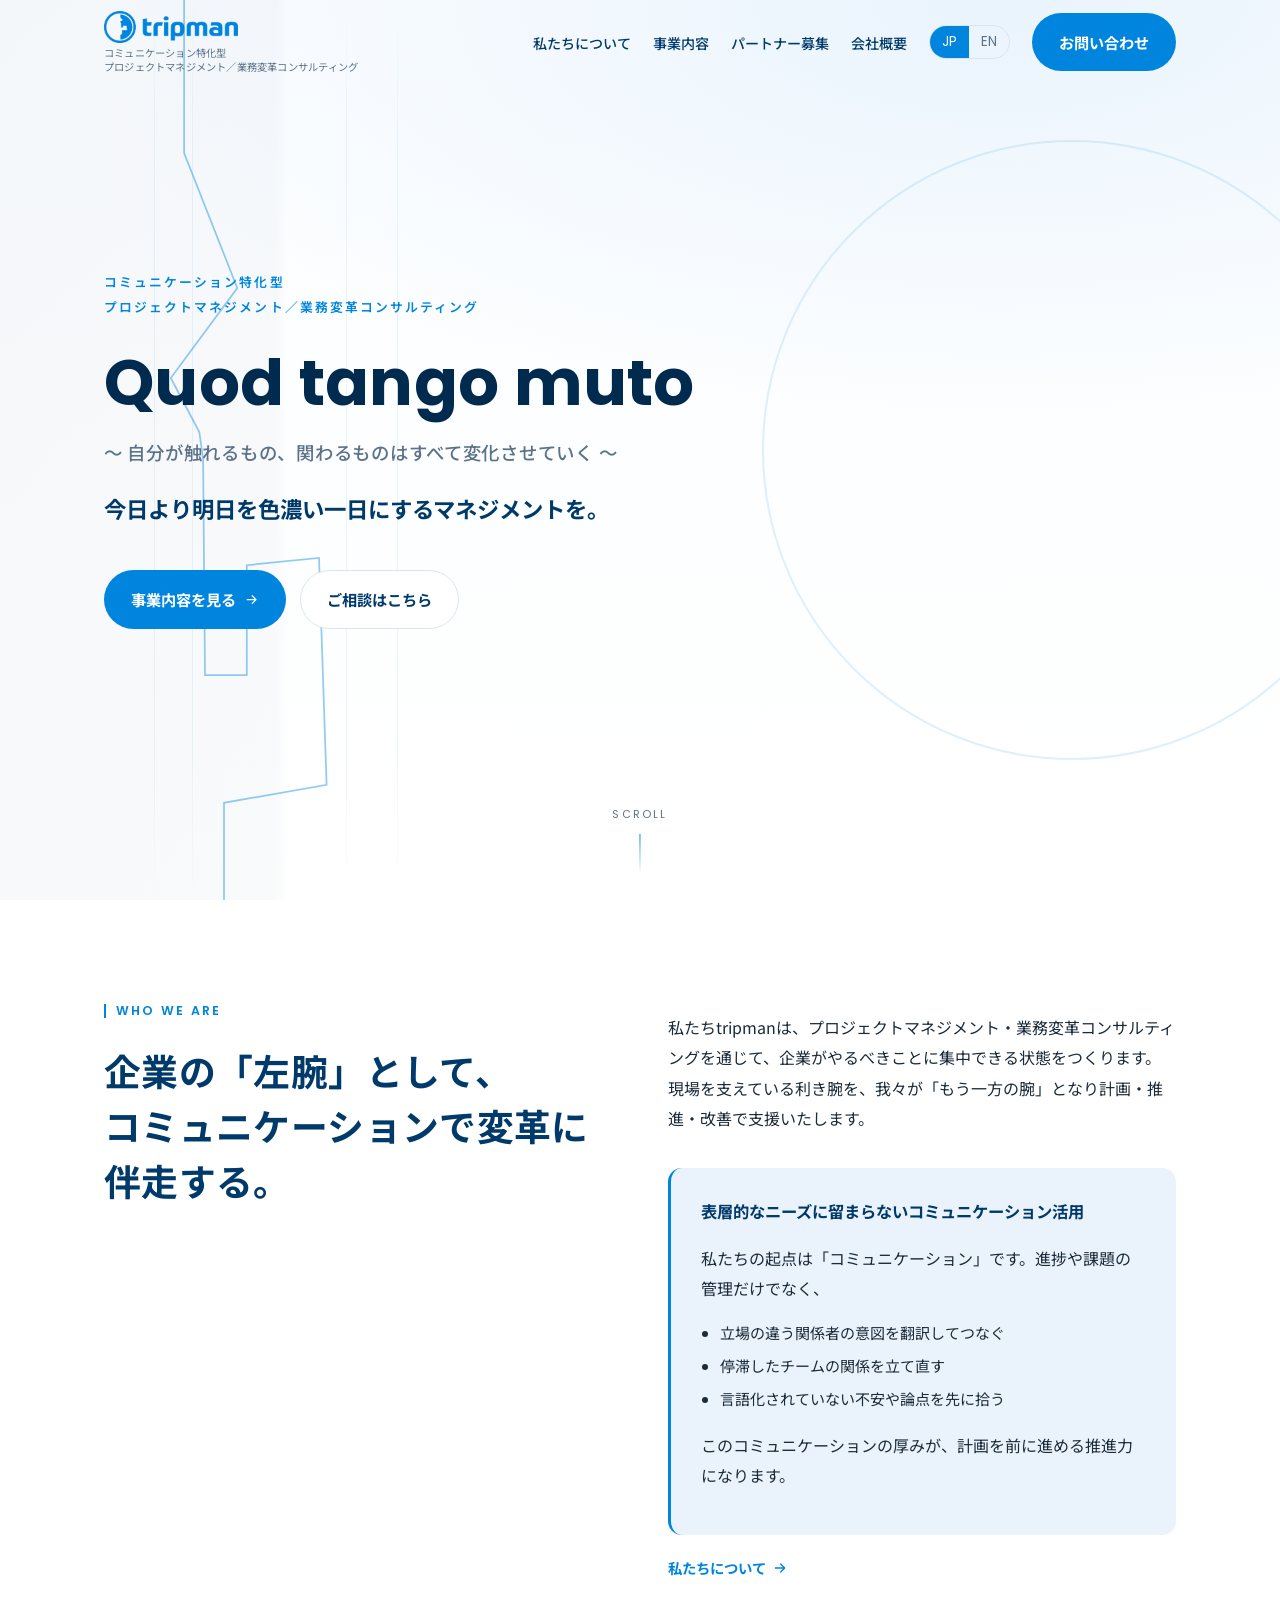
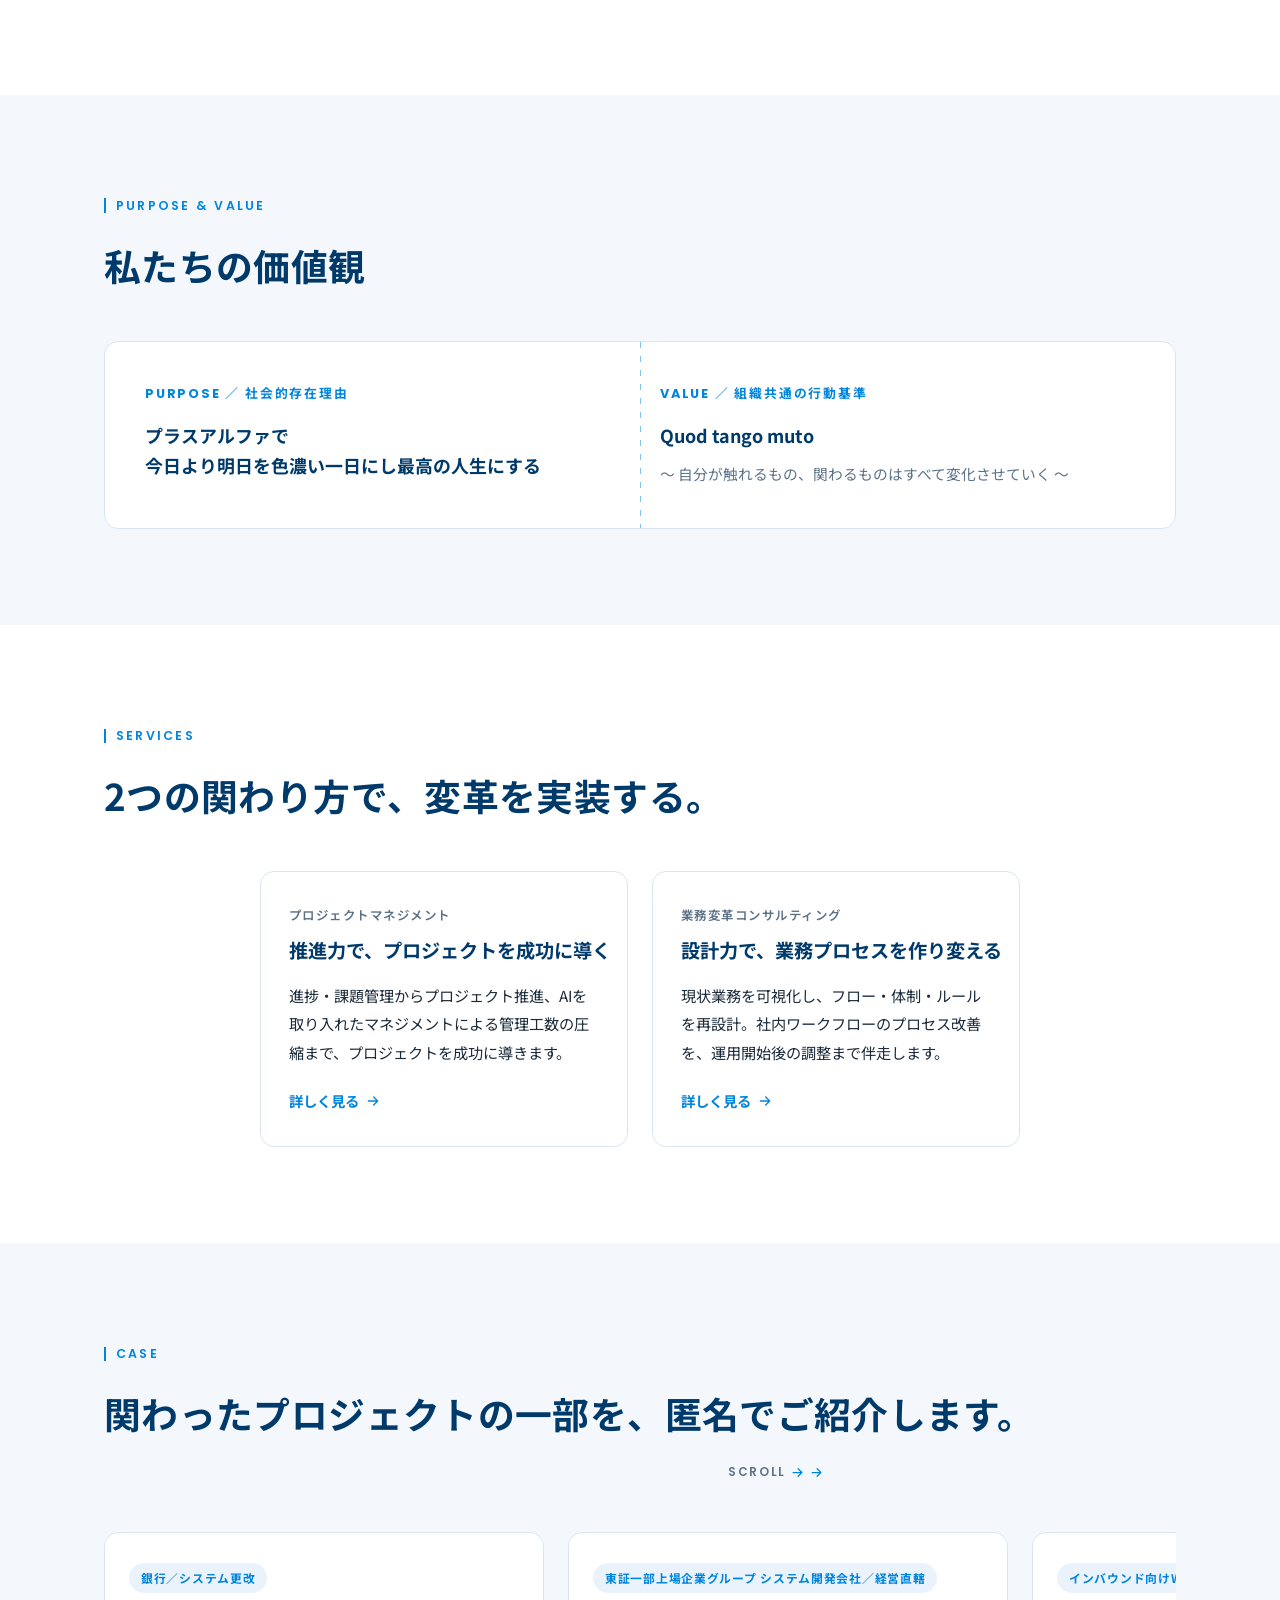
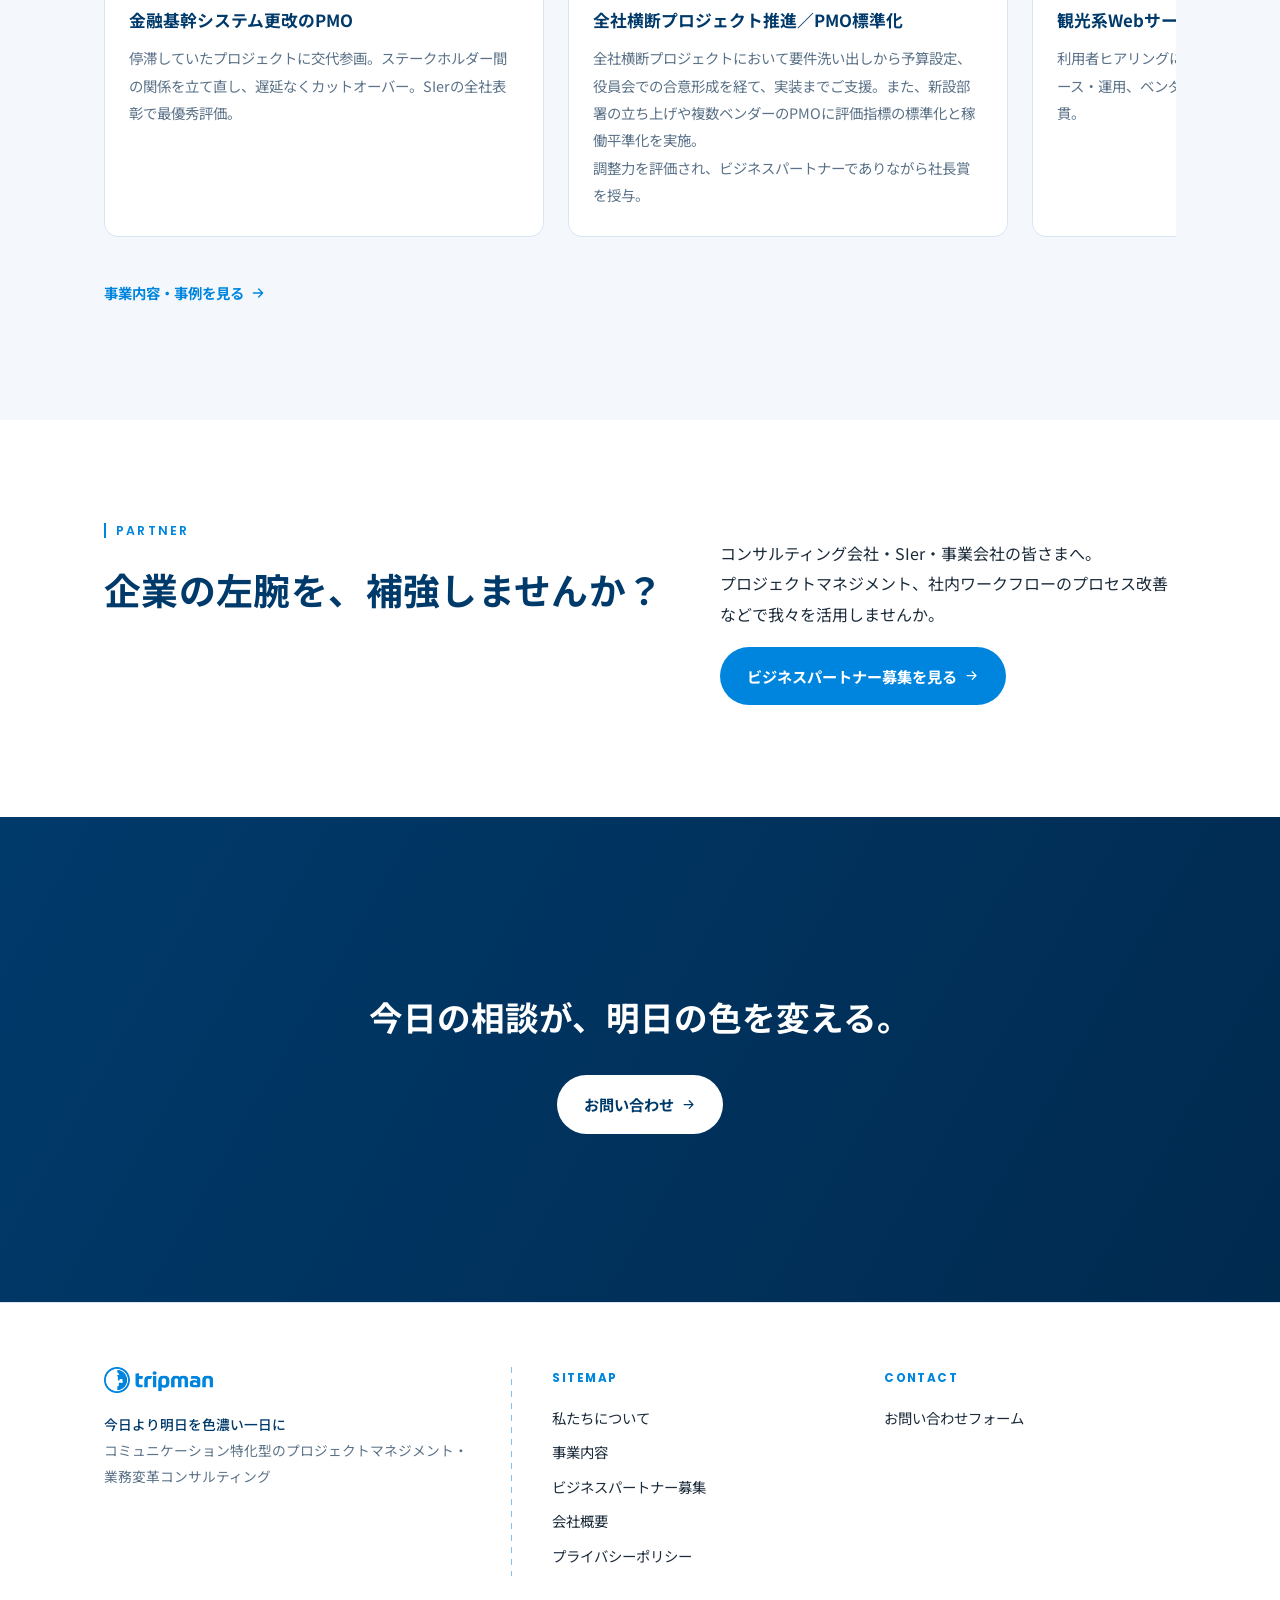
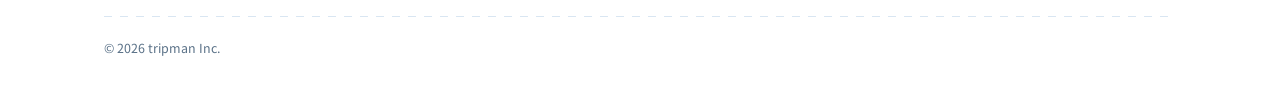
<file: index.html>
<!doctype html>
<html lang="ja">
<head>
<meta charset="utf-8">
<meta name="viewport" content="width=device-width, initial-scale=1">
<link rel="icon" href="favicon.ico" sizes="any">
<link rel="icon" type="image/png" href="assets/img/favicon-32.png">
<link rel="apple-touch-icon" href="assets/img/favicon-180.png">
<title>株式会社tripman｜コミュニケーション特化型のプロジェクトマネジメント・業務変革コンサルティング</title>
<meta name="description" content="コミュニケーション特化型のプロジェクトマネジメント・業務変革コンサルティングで企業の変革に伴走するIT企業。業務にとどまらないコミュニケーション活用で、マスタースケジュール管理からAIを取り入れたマネジメント、ワークフロー改善までを「企業の左腕」として支援します。">
<meta property="og:type" content="website">
<meta property="og:title" content="株式会社tripman｜コミュニケーション特化型のプロジェクトマネジメント・業務変革コンサルティング">
<meta property="og:description" content="業務にとどまらないコミュニケーション活用で、企業の左腕として変革に伴走するIT企業。">
<meta property="og:url" content="https://tripman.co.jp/">
<meta property="og:image" content="https://tripman.co.jp/assets/img/ogp.png">
<link rel="preconnect" href="https://fonts.googleapis.com">
<link rel="preconnect" href="https://fonts.gstatic.com" crossorigin>
<link href="https://fonts.googleapis.com/css2?family=Noto+Sans+JP:wght@400;500;700&family=Poppins:wght@500;600;700&display=swap" rel="stylesheet">
<link rel="stylesheet" href="assets/css/style.css?v=20260928b">
<!-- Google Analytics 4 — 測定ID取得後、この行の下のコメントを外し G-XXXXXXXXXX を実際のIDに差し替えてください
<script async src="https://www.googletagmanager.com/gtag/js?id=G-XXXXXXXXXX"></script>
<script>
  window.dataLayer = window.dataLayer || [];
  function gtag(){dataLayer.push(arguments);}
  gtag('js', new Date());
  gtag('config', 'G-XXXXXXXXXX');
</script>
-->
</head>
<body>

<!-- ============ Header ============ -->
<header class="site-header" id="siteHeader">
  <div class="wrap">
    <a class="brand" href="index.html" aria-label="株式会社tripman トップへ">
      <img class="brand__logo" src="assets/img/logo-horiz.png" alt="tripman">
      <span class="brand__tag" data-i18n="common.commTagline">コミュニケーション特化型<br>プロジェクトマネジメント／業務変革コンサルティング</span>
    </a>

    <div class="lang lang--header" role="group" aria-label="言語切り替え / Language">
      <button type="button" data-lang="ja" aria-pressed="true">JP</button>
      <button type="button" data-lang="en" aria-pressed="false">EN</button>
    </div>

    <button class="hamburger" id="hamburger" aria-label="メニューを開閉" aria-expanded="false" aria-controls="primaryNav">
      <span></span>
    </button>

    <nav class="nav" id="primaryNav" aria-label="メインナビゲーション">
      <span class="nav__tagline" data-i18n="common.commTagline">コミュニケーション特化型<br>プロジェクトマネジメント／業務変革コンサルティング</span>
      <ul class="nav__links">
        <li><a href="about.html" data-i18n="nav.about">私たちについて</a></li>
        <li><a href="services.html" data-i18n="nav.services">事業内容</a></li>
        <li><a href="partner.html" data-i18n="nav.partnerShort">パートナー募集</a></li>
        <li><a href="company.html" data-i18n="nav.company">会社概要</a></li>
      </ul>
      <div class="lang" role="group" aria-label="言語切り替え / Language">
        <button type="button" data-lang="ja" aria-pressed="true">JP</button>
        <button type="button" data-lang="en" aria-pressed="false">EN</button>
      </div>
      <a class="btn btn--primary nav__cta" href="contact.html" data-i18n="nav.contact">お問い合わせ</a>
    </nav>
  </div>
</header>
<div class="nav-scrim" id="navScrim" hidden></div>

<main>

  <!-- ============ Hero ============ -->
  <section class="hero" id="hero">
    <div class="hero__split" aria-hidden="true"></div>
    <div class="dateline" id="dateline" aria-hidden="true">
      <!-- 主線：日付変更線をモチーフにしたジグザグ（指定形状） -->
      <svg class="dateline__idl" viewBox="0 0 100 1000" preserveAspectRatio="none" xmlns="http://www.w3.org/2000/svg">
        <path d="M9 0 L9 170 L37 320 L2 420 L17 480 L19 510 L20 750 L42 750 L42 628 L80 620 L84 872 L30 892 L30 1000"/>
      </svg>
      <span style="left:15%"></span>
      <span style="left:27%"></span>
      <span style="left:12%"></span>
      <span style="left:31%"></span>
    </div>
    <div class="hero__mark" aria-hidden="true"></div>

    <div class="wrap">
      <div class="hero__inner">
        <p class="hero__eyebrow" data-i18n="hero.eyebrow">コミュニケーション特化型<br>プロジェクトマネジメント／業務変革コンサルティング</p>
        <h1 class="hero__title">
          Quod tango muto
          <em data-i18n="hero.titleSub">〜 自分が触れるもの、関わるものはすべて変化させていく 〜</em>
        </h1>
        <p class="hero__sub" data-i18n="hero.sub">今日より明日を色濃い一日にするマネジメントを。</p>
        <div class="hero__actions">
          <a class="btn btn--primary" href="services.html" data-i18n="hero.ctaPrimary">事業内容を見る
            <svg viewBox="0 0 24 24" fill="none" aria-hidden="true"><path d="M5 12h14M13 6l6 6-6 6" stroke="currentColor" stroke-width="2" stroke-linecap="round" stroke-linejoin="round"/></svg>
          </a>
          <a class="btn btn--ghost" href="contact.html" data-i18n="hero.ctaSecondary">ご相談はこちら</a>
        </div>
      </div>
    </div>

    <div class="hero__scroll" aria-hidden="true"><span>Scroll</span></div>
  </section>

  <!-- ============ Who we are / Communication ============ -->
  <section class="section" id="about-intro">
    <div class="wrap split">
      <div>
        <p class="eyebrow">Who we are</p>
        <h2 class="h2" data-i18n="intro.title">企業の「左腕」として、<br>コミュニケーションで変革に伴走する。</h2>
      </div>
      <div class="stack">
        <p data-i18n="intro.body1">私たちtripmanは、プロジェクトマネジメント・業務変革コンサルティングを通じて、企業がやるべきことに集中できる状態をつくります。現場を支えている利き腕を、我々が「もう一方の腕」となり計画・推進・改善で支援いたします。</p>
        <div class="comm">
          <h3 data-i18n="intro.commHead">表層的なニーズに留まらないコミュニケーション活用</h3>
          <p data-i18n="intro.commLead">私たちの起点は「コミュニケーション」です。進捗や課題の管理だけでなく、</p>
          <ul>
            <li data-i18n="intro.commItem1">立場の違う関係者の意図を翻訳してつなぐ</li>
            <li data-i18n="intro.commItem2">停滞したチームの関係を立て直す</li>
            <li data-i18n="intro.commItem3">言語化されていない不安や論点を先に拾う</li>
          </ul>
          <p data-i18n="intro.commClose">このコミュニケーションの厚みが、計画を前に進める推進力になります。</p>
        </div>
        <p><a class="card__link" href="about.html" data-i18n="intro.link">私たちについて
          <svg viewBox="0 0 24 24" width="16" height="16" fill="none" aria-hidden="true"><path d="M5 12h14M13 6l6 6-6 6" stroke="currentColor" stroke-width="2" stroke-linecap="round" stroke-linejoin="round"/></svg>
        </a></p>
      </div>
    </div>
  </section>

  <!-- ============ Purpose & Value ============ -->
  <section class="section section--alt" id="purpose">
    <div class="wrap">
      <div class="block-head">
        <p class="eyebrow">Purpose &amp; Value</p>
        <h2 class="h2" data-i18n="pv.title">私たちの価値観</h2>
      </div>
      <div class="pv">
        <div>
          <h3>Purpose ／ 社会的存在理由</h3>
          <p class="pv__main" data-i18n="pv.purpose">プラスアルファで<br>今日より明日を色濃い一日にし最高の人生にする</p>
        </div>
        <div>
          <h3>Value ／ 組織共通の行動基準</h3>
          <p class="pv__main">Quod tango muto</p>
          <p class="pv__note" data-i18n="pv.valueNote">〜 自分が触れるもの、関わるものはすべて変化させていく 〜</p>
        </div>
      </div>
    </div>
  </section>

  <!-- ============ Services ============ -->
  <section class="section" id="services">
    <div class="wrap">
      <div class="block-head">
        <p class="eyebrow">Services</p>
        <h2 class="h2" data-i18n="svc.title">2つの関わり方で、変革を実装する。</h2>
      </div>
      <div class="cards cards--pair">
        <article class="card reveal">
          <h3 class="card__ttl"><small data-i18n="svc.s1.tag">プロジェクトマネジメント</small><span data-i18n="svc.s1.ttl">推進力で、プロジェクトを成功に導く</span></h3>
          <p data-i18n="svc.s1.body">進捗・課題管理からプロジェクト推進、AIを取り入れたマネジメントによる管理工数の圧縮まで、プロジェクトを成功に導きます。</p>
          <a class="card__link" href="services.html#pm" data-i18n="svc.more">詳しく見る
            <svg viewBox="0 0 24 24" width="16" height="16" fill="none" aria-hidden="true"><path d="M5 12h14M13 6l6 6-6 6" stroke="currentColor" stroke-width="2" stroke-linecap="round" stroke-linejoin="round"/></svg>
          </a>
        </article>
        <article class="card reveal">
          <h3 class="card__ttl"><small data-i18n="svc.s2.tag">業務変革コンサルティング</small><span data-i18n="svc.s2.ttl">設計力で、業務プロセスを作り変える</span></h3>
          <p data-i18n="svc.s2.body">現状業務を可視化し、フロー・体制・ルールを再設計。社内ワークフローのプロセス改善を、運用開始後の調整まで伴走します。</p>
          <a class="card__link" href="services.html#bpr" data-i18n="svc.more">詳しく見る
            <svg viewBox="0 0 24 24" width="16" height="16" fill="none" aria-hidden="true"><path d="M5 12h14M13 6l6 6-6 6" stroke="currentColor" stroke-width="2" stroke-linecap="round" stroke-linejoin="round"/></svg>
          </a>
        </article>
      </div>
    </div>
  </section>

  <!-- ============ Cases ============ -->
  <section class="section section--alt" id="cases">
    <div class="wrap">
      <div class="block-head">
        <p class="eyebrow">Case</p>
        <h2 class="h2 nowrap-lead" data-i18n="case.title">関わったプロジェクトの一部を、匿名でご紹介します。</h2>
        <p class="scroll-hint" aria-hidden="true">Scroll
          <svg viewBox="0 0 24 24" fill="none"><path d="M5 12h14M13 6l6 6-6 6" stroke="currentColor" stroke-width="2" stroke-linecap="round" stroke-linejoin="round"/></svg>
          <svg viewBox="0 0 24 24" fill="none"><path d="M5 12h14M13 6l6 6-6 6" stroke="currentColor" stroke-width="2" stroke-linecap="round" stroke-linejoin="round"/></svg>
        </p>
      </div>
      <div class="cases">
        <article class="case reveal">
          <span class="case__tag" data-i18n="case.c1.tag">銀行／システム更改</span>
          <h3 data-i18n="case.c1.ttl">金融基幹システム更改のPMO</h3>
          <p data-i18n="case.c1.body">停滞していたプロジェクトに交代参画。ステークホルダー間の関係を立て直し、遅延なくカットオーバー。SIerの全社表彰で最優秀評価。</p>
        </article>
        <article class="case reveal">
          <span class="case__tag" data-i18n="case.c2.tag">東証一部上場企業グループ システム開発会社／経営直轄</span>
          <h3 data-i18n="case.c2.ttl">全社横断プロジェクト推進／PMO標準化</h3>
          <p data-i18n="case.c2.body">全社横断プロジェクトにおいて要件洗い出しから予算設定、役員会での合意形成を経て、実装までご支援。また、新設部署の立ち上げや複数ベンダーのPMOに評価指標の標準化と稼働平準化を実施。<br>調整力を評価され、ビジネスパートナーでありながら社長賞を授与。</p>
        </article>
        <article class="case reveal">
          <span class="case__tag" data-i18n="case.c3.tag">インバウンド向けWebアプリ</span>
          <h3 data-i18n="case.c3.ttl">観光系Webサービスの企画〜運用</h3>
          <p data-i18n="case.c3.body">利用者ヒアリングによる課題の言語化から、要件定義・リリース・運用、ベンダーコントロール、補助金申請まで一気通貫。</p>
        </article>
      </div>
      <p style="margin-top:32px">
        <a class="card__link" href="services.html#case" data-i18n="case.more">事業内容・事例を見る
          <svg viewBox="0 0 24 24" width="16" height="16" fill="none" aria-hidden="true"><path d="M5 12h14M13 6l6 6-6 6" stroke="currentColor" stroke-width="2" stroke-linecap="round" stroke-linejoin="round"/></svg>
        </a>
      </p>
    </div>
  </section>

  <!-- ============ Partner ============ -->
  <section class="section" id="partner">
    <div class="wrap split">
      <div>
        <p class="eyebrow">Partner</p>
        <h2 class="h2" data-i18n="ptn.title" style="white-space:nowrap">企業の左腕を、補強しませんか？</h2>
      </div>
      <div class="stack">
        <p data-i18n="ptn.body">コンサルティング会社・SIer・事業会社の皆さまへ。<br>プロジェクトマネジメント、社内ワークフローのプロセス改善などで我々を活用しませんか。</p>
        <p><a class="btn btn--primary" href="partner.html" data-i18n="ptn.cta">ビジネスパートナー募集を見る
          <svg viewBox="0 0 24 24" fill="none" aria-hidden="true"><path d="M5 12h14M13 6l6 6-6 6" stroke="currentColor" stroke-width="2" stroke-linecap="round" stroke-linejoin="round"/></svg>
        </a></p>
      </div>
    </div>
  </section>

  <!-- ============ CTA band ============ -->
  <section class="section cta-band">
    <div class="wrap">
      <h2 data-i18n="cta.title">今日の相談が、明日の色を変える。</h2>
      <a class="btn btn--onDark" href="contact.html" data-i18n="cta.btn">お問い合わせ
        <svg viewBox="0 0 24 24" fill="none" aria-hidden="true"><path d="M5 12h14M13 6l6 6-6 6" stroke="currentColor" stroke-width="2" stroke-linecap="round" stroke-linejoin="round"/></svg>
      </a>
    </div>
  </section>

</main>

<!-- ============ Footer ============ -->
<footer class="site-footer">
  <div class="wrap">
    <div class="f-top">
      <div class="f-brand">
        <img src="assets/img/logo-horiz.png" alt="tripman" class="f-logo">
        <p class="f-purpose" data-i18n="footer.purpose">今日より明日を色濃い一日に</p>
        <p data-i18n="common.commTaglineFooter">コミュニケーション特化型のプロジェクトマネジメント・業務変革コンサルティング</p>
      </div>
      <div>
        <h4>Sitemap</h4>
        <ul>
          <li><a href="about.html" data-i18n="nav.about">私たちについて</a></li>
          <li><a href="services.html" data-i18n="nav.services">事業内容</a></li>
          <li><a href="partner.html" data-i18n="nav.partner">ビジネスパートナー募集</a></li>
          <li><a href="company.html" data-i18n="nav.company">会社概要</a></li>
          <li><a href="privacy.html" data-i18n="nav.privacy">プライバシーポリシー</a></li>
        </ul>
      </div>
      <div>
        <h4>Contact</h4>
        <ul>
          <li><a href="contact.html" data-i18n="nav.contact">お問い合わせフォーム</a></li>
        </ul>
      </div>
    </div>
    <div class="f-divider" aria-hidden="true"></div>
    <div class="f-bottom">
      <span>© 2026 tripman Inc.</span>
    </div>
  </div>
</footer>

<div class="i18n-banner" id="i18nBanner" role="status" hidden>
  <span id="i18nBannerText"></span>
  <button type="button" id="i18nBannerClose">OK</button>
</div>

<script src="assets/js/main.js"></script>
</body>
</html>
</file>
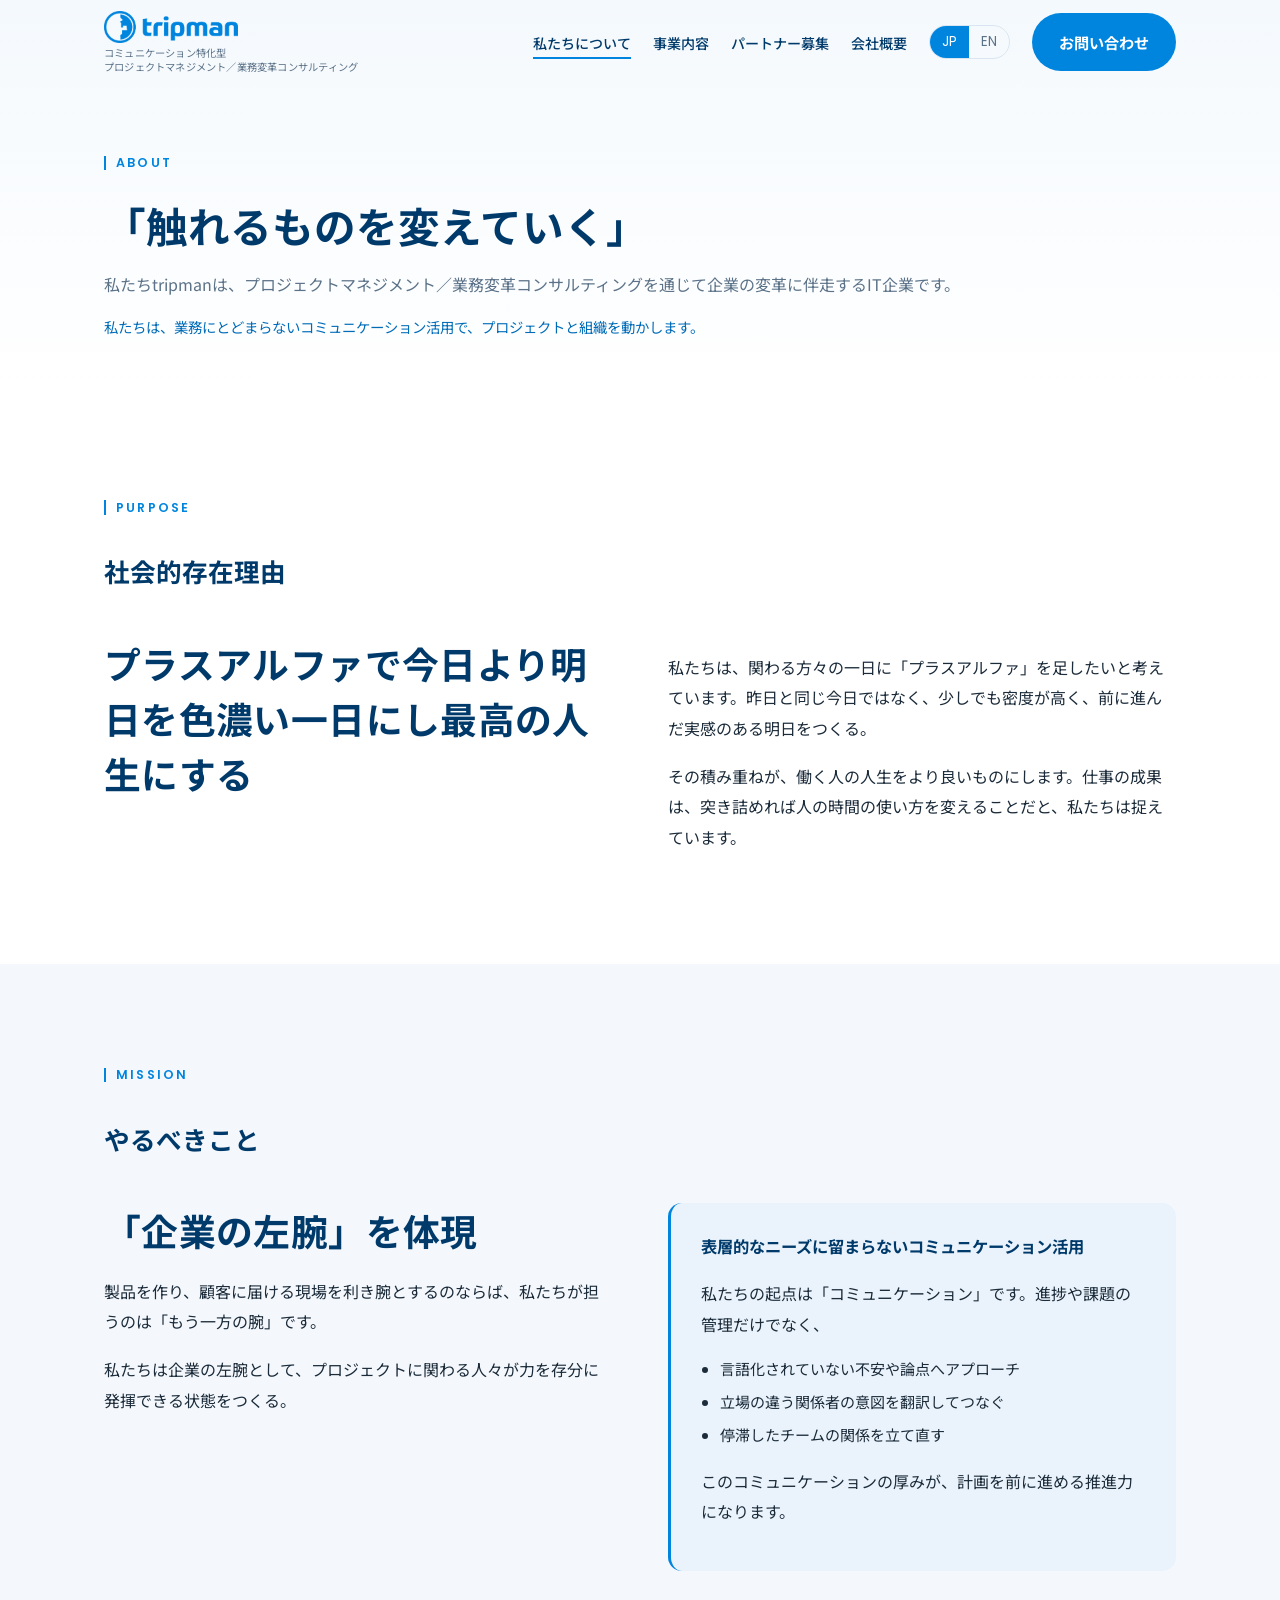
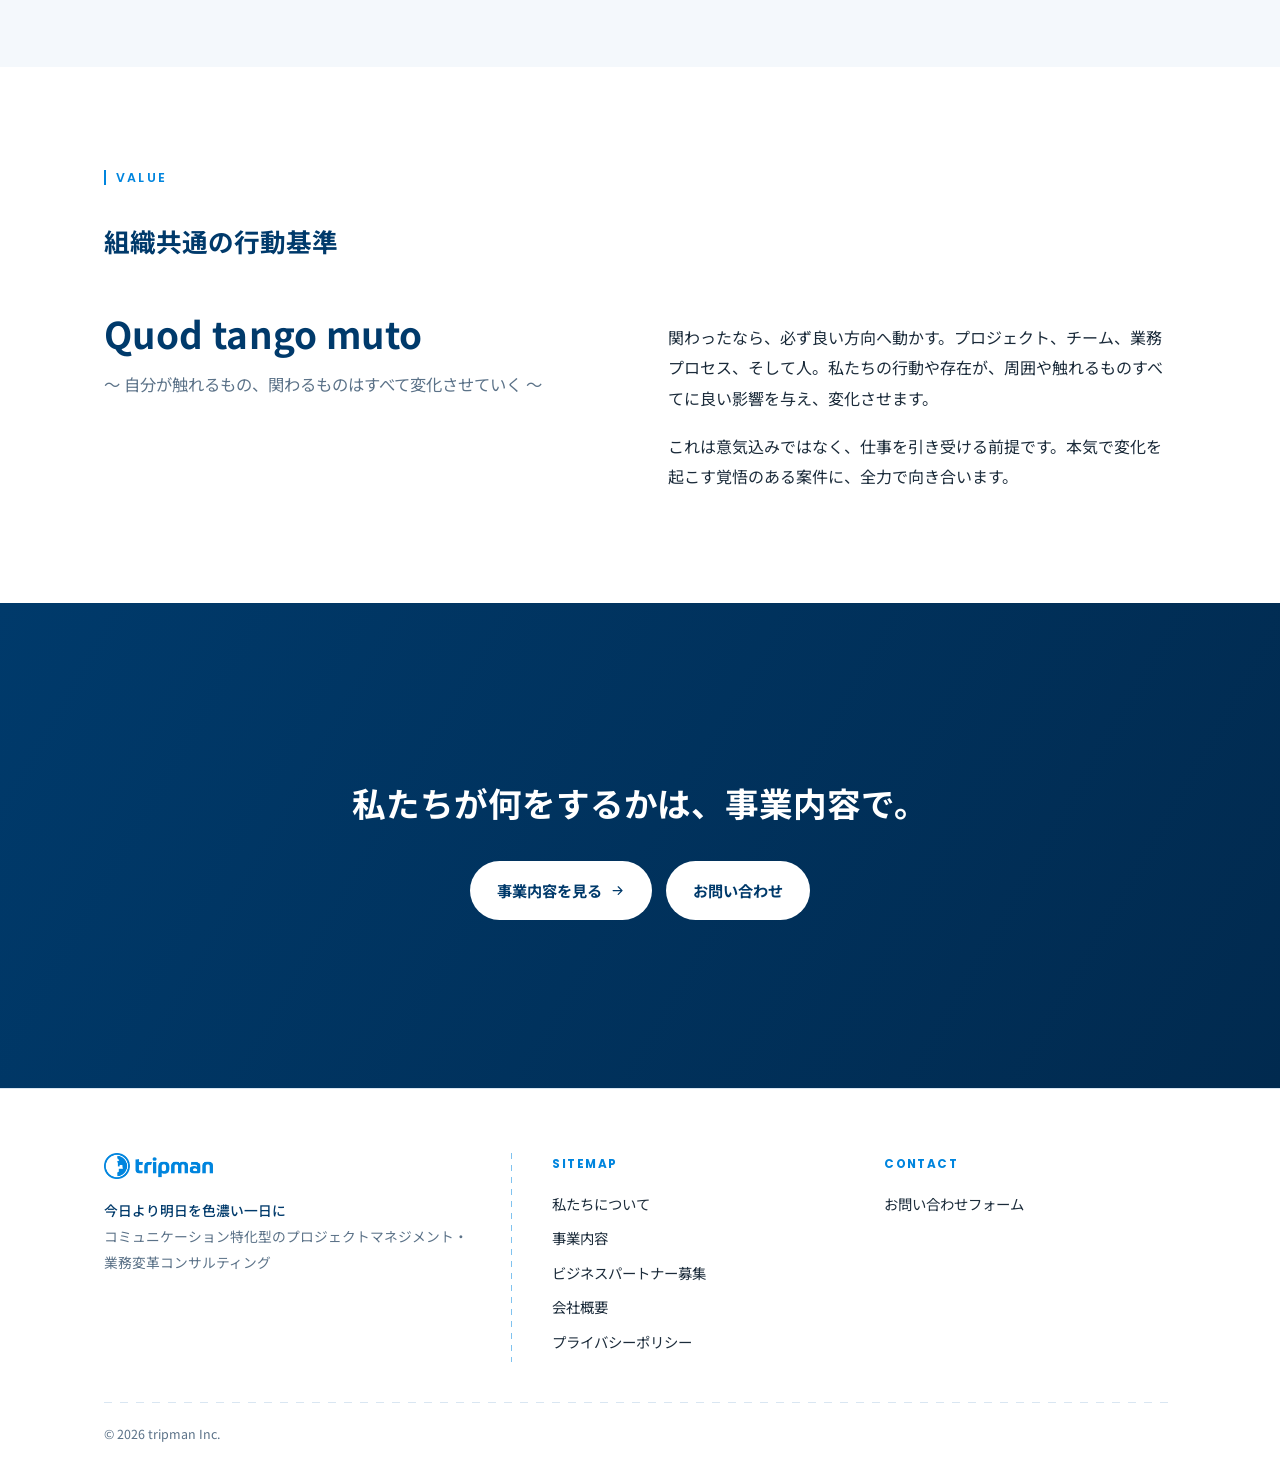
<file: about.html>
<!doctype html>
<html lang="ja">
<head>
<meta charset="utf-8">
<meta name="viewport" content="width=device-width, initial-scale=1">
<link rel="icon" href="favicon.ico" sizes="any">
<link rel="icon" type="image/png" href="assets/img/favicon-32.png">
<link rel="apple-touch-icon" href="assets/img/favicon-180.png">
<title>私たちについて｜株式会社tripman</title>
<meta name="description" content="tripmanのパーパスとバリュー、「企業の左腕」という考え方、コミュニケーション特化型の支援スタイルを紹介します。">
<meta property="og:type" content="website">
<meta property="og:title" content="私たちについて｜株式会社tripman">
<meta property="og:description" content="パーパス・ミッション・バリューと、「企業の左腕」という考え方。">
<meta property="og:url" content="https://tripman.co.jp/about.html">
<meta property="og:image" content="https://tripman.co.jp/assets/img/ogp.png">
<link rel="preconnect" href="https://fonts.googleapis.com">
<link rel="preconnect" href="https://fonts.gstatic.com" crossorigin>
<link href="https://fonts.googleapis.com/css2?family=Noto+Sans+JP:wght@400;500;700&family=Poppins:wght@500;600;700&display=swap" rel="stylesheet">
<link rel="stylesheet" href="assets/css/style.css?v=20260928b">
<!-- Google Analytics 4 — 測定ID取得後、この行の下のコメントを外し G-XXXXXXXXXX を実際のIDに差し替えてください
<script async src="https://www.googletagmanager.com/gtag/js?id=G-XXXXXXXXXX"></script>
<script>
  window.dataLayer = window.dataLayer || [];
  function gtag(){dataLayer.push(arguments);}
  gtag('js', new Date());
  gtag('config', 'G-XXXXXXXXXX');
</script>
-->
</head>
<body>

<header class="site-header" id="siteHeader">
  <div class="wrap">
    <a class="brand" href="index.html" aria-label="株式会社tripman トップへ">
      <img class="brand__logo" src="assets/img/logo-horiz.png" alt="tripman">
      <span class="brand__tag" data-i18n="common.commTagline">コミュニケーション特化型<br>プロジェクトマネジメント／業務変革コンサルティング</span>
    </a>
    <div class="lang lang--header" role="group" aria-label="言語切り替え / Language">
      <button type="button" data-lang="ja" aria-pressed="true">JP</button>
      <button type="button" data-lang="en" aria-pressed="false">EN</button>
    </div>
    <button class="hamburger" id="hamburger" aria-label="メニューを開閉" aria-expanded="false" aria-controls="primaryNav"><span></span></button>
    <nav class="nav" id="primaryNav" aria-label="メインナビゲーション">
      <span class="nav__tagline" data-i18n="common.commTagline">コミュニケーション特化型<br>プロジェクトマネジメント／業務変革コンサルティング</span>
      <ul class="nav__links">
        <li><a href="about.html" aria-current="page" data-i18n="nav.about">私たちについて</a></li>
        <li><a href="services.html" data-i18n="nav.services">事業内容</a></li>
        <li><a href="partner.html" data-i18n="nav.partnerShort">パートナー募集</a></li>
        <li><a href="company.html" data-i18n="nav.company">会社概要</a></li>
      </ul>
      <div class="lang" role="group" aria-label="言語切り替え / Language">
        <button type="button" data-lang="ja" aria-pressed="true">JP</button>
        <button type="button" data-lang="en" aria-pressed="false">EN</button>
      </div>
      <a class="btn btn--primary nav__cta" href="contact.html" data-i18n="nav.contact">お問い合わせ</a>
    </nav>
  </div>
</header>
<div class="nav-scrim" id="navScrim" hidden></div>

<main>
  <section class="subhead">
    <div class="wrap">
      <p class="eyebrow">About</p>
      <h1>「触れるものを変えていく」</h1>
      <p class="subhead__lead nowrap-lead">私たちtripmanは、プロジェクトマネジメント／業務変革コンサルティングを通じて企業の変革に伴走するIT企業です。</p>
      <p class="subhead__comm">私たちは、業務にとどまらないコミュニケーション活用で、プロジェクトと組織を動かします。</p>
    </div>
  </section>

  <section class="section">
    <div class="wrap">
      <div class="sec-head">
        <p class="eyebrow">Purpose</p>
        <p class="h3">社会的存在理由</p>
      </div>
      <div class="split">
        <p class="h2" style="margin:0">プラスアルファで今日より明日を色濃い一日にし最高の人生にする</p>
        <div class="measure">
          <p>私たちは、関わる方々の一日に「プラスアルファ」を足したいと考えています。昨日と同じ今日ではなく、少しでも密度が高く、前に進んだ実感のある明日をつくる。</p>
          <p>その積み重ねが、働く人の人生をより良いものにします。仕事の成果は、突き詰めれば人の時間の使い方を変えることだと、私たちは捉えています。</p>
        </div>
      </div>
    </div>
  </section>

  <section class="section section--alt">
    <div class="wrap">
      <div class="sec-head">
        <p class="eyebrow">Mission</p>
        <p class="h3">やるべきこと</p>
      </div>
      <div class="split">
        <div class="measure">
          <p class="h2" style="margin:0 0 8px">「企業の左腕」を体現</p>
          <p>製品を作り、顧客に届ける現場を利き腕とするのならば、私たちが担うのは「もう一方の腕」です。</p>
          <p>私たちは企業の左腕として、プロジェクトに関わる人々が力を存分に発揮できる状態をつくる。</p>
        </div>
        <div class="comm">
          <h3>表層的なニーズに留まらないコミュニケーション活用</h3>
          <p>私たちの起点は「コミュニケーション」です。進捗や課題の管理だけでなく、</p>
          <ul>
            <li>言語化されていない不安や論点へアプローチ</li>
            <li>立場の違う関係者の意図を翻訳してつなぐ</li>
            <li>停滞したチームの関係を立て直す</li>
          </ul>
          <p>このコミュニケーションの厚みが、計画を前に進める推進力になります。</p>
        </div>
      </div>
    </div>
  </section>

  <section class="section">
    <div class="wrap">
      <div class="sec-head">
        <p class="eyebrow">Value</p>
        <p class="h3">組織共通の行動基準</p>
      </div>
      <div class="split">
        <div style="margin:0">
          <p class="h2" style="margin:0 0 8px">Quod tango muto</p>
          <p class="lead" style="margin:0">〜 自分が触れるもの、関わるものはすべて変化させていく 〜</p>
        </div>
        <div class="measure">
          <p>関わったなら、必ず良い方向へ動かす。プロジェクト、チーム、業務プロセス、そして人。私たちの行動や存在が、周囲や触れるものすべてに良い影響を与え、変化させます。</p>
          <p>これは意気込みではなく、仕事を引き受ける前提です。本気で変化を起こす覚悟のある案件に、全力で向き合います。</p>
        </div>
      </div>
    </div>
  </section>

  <!-- 代表メッセージ枠：原稿入手後に本文を差し込み、hidden を外す -->
  <section class="section section--alt" hidden>
    <div class="wrap">
      <div class="sec-head">
        <p class="eyebrow">Message</p>
        <p class="h3">代表メッセージ</p>
      </div>
      <div class="measure">
        <p>（準備中）</p>
        <p style="color:var(--muted)">代表取締役　金子 朋一</p>
      </div>
    </div>
  </section>

  <section class="section cta-band">
    <div class="wrap">
      <h2>私たちが何をするかは、事業内容で。</h2>
      <div class="hero__actions" style="justify-content:center">
        <a class="btn btn--onDark" href="services.html">事業内容を見る
          <svg viewBox="0 0 24 24" fill="none" aria-hidden="true"><path d="M5 12h14M13 6l6 6-6 6" stroke="currentColor" stroke-width="2" stroke-linecap="round" stroke-linejoin="round"/></svg>
        </a>
        <a class="btn btn--onDark" href="contact.html">お問い合わせ</a>
      </div>
    </div>
  </section>
</main>

<footer class="site-footer">
  <div class="wrap">
    <div class="f-top">
      <div class="f-brand">
        <img src="assets/img/logo-horiz.png" alt="tripman" class="f-logo">
        <p class="f-purpose" data-i18n="footer.purpose">今日より明日を色濃い一日に</p>
        <p data-i18n="common.commTaglineFooter">コミュニケーション特化型のプロジェクトマネジメント・業務変革コンサルティング</p>
      </div>
      <div>
        <h4>Sitemap</h4>
        <ul>
          <li><a href="about.html" data-i18n="nav.about">私たちについて</a></li>
          <li><a href="services.html" data-i18n="nav.services">事業内容</a></li>
          <li><a href="partner.html" data-i18n="nav.partner">ビジネスパートナー募集</a></li>
          <li><a href="company.html" data-i18n="nav.company">会社概要</a></li>
          <li><a href="privacy.html" data-i18n="nav.privacy">プライバシーポリシー</a></li>
        </ul>
      </div>
      <div>
        <h4>Contact</h4>
        <ul>
          <li><a href="contact.html" data-i18n="nav.contact">お問い合わせフォーム</a></li>
        </ul>
      </div>
    </div>
    <div class="f-divider" aria-hidden="true"></div>
    <div class="f-bottom">
      <span>© 2026 tripman Inc.</span>
    </div>
  </div>
</footer>

<div class="i18n-banner" id="i18nBanner" role="status" hidden>
  <span id="i18nBannerText"></span>
  <button type="button" id="i18nBannerClose">OK</button>
</div>

<script src="assets/js/main.js"></script>
</body>
</html>
</file>
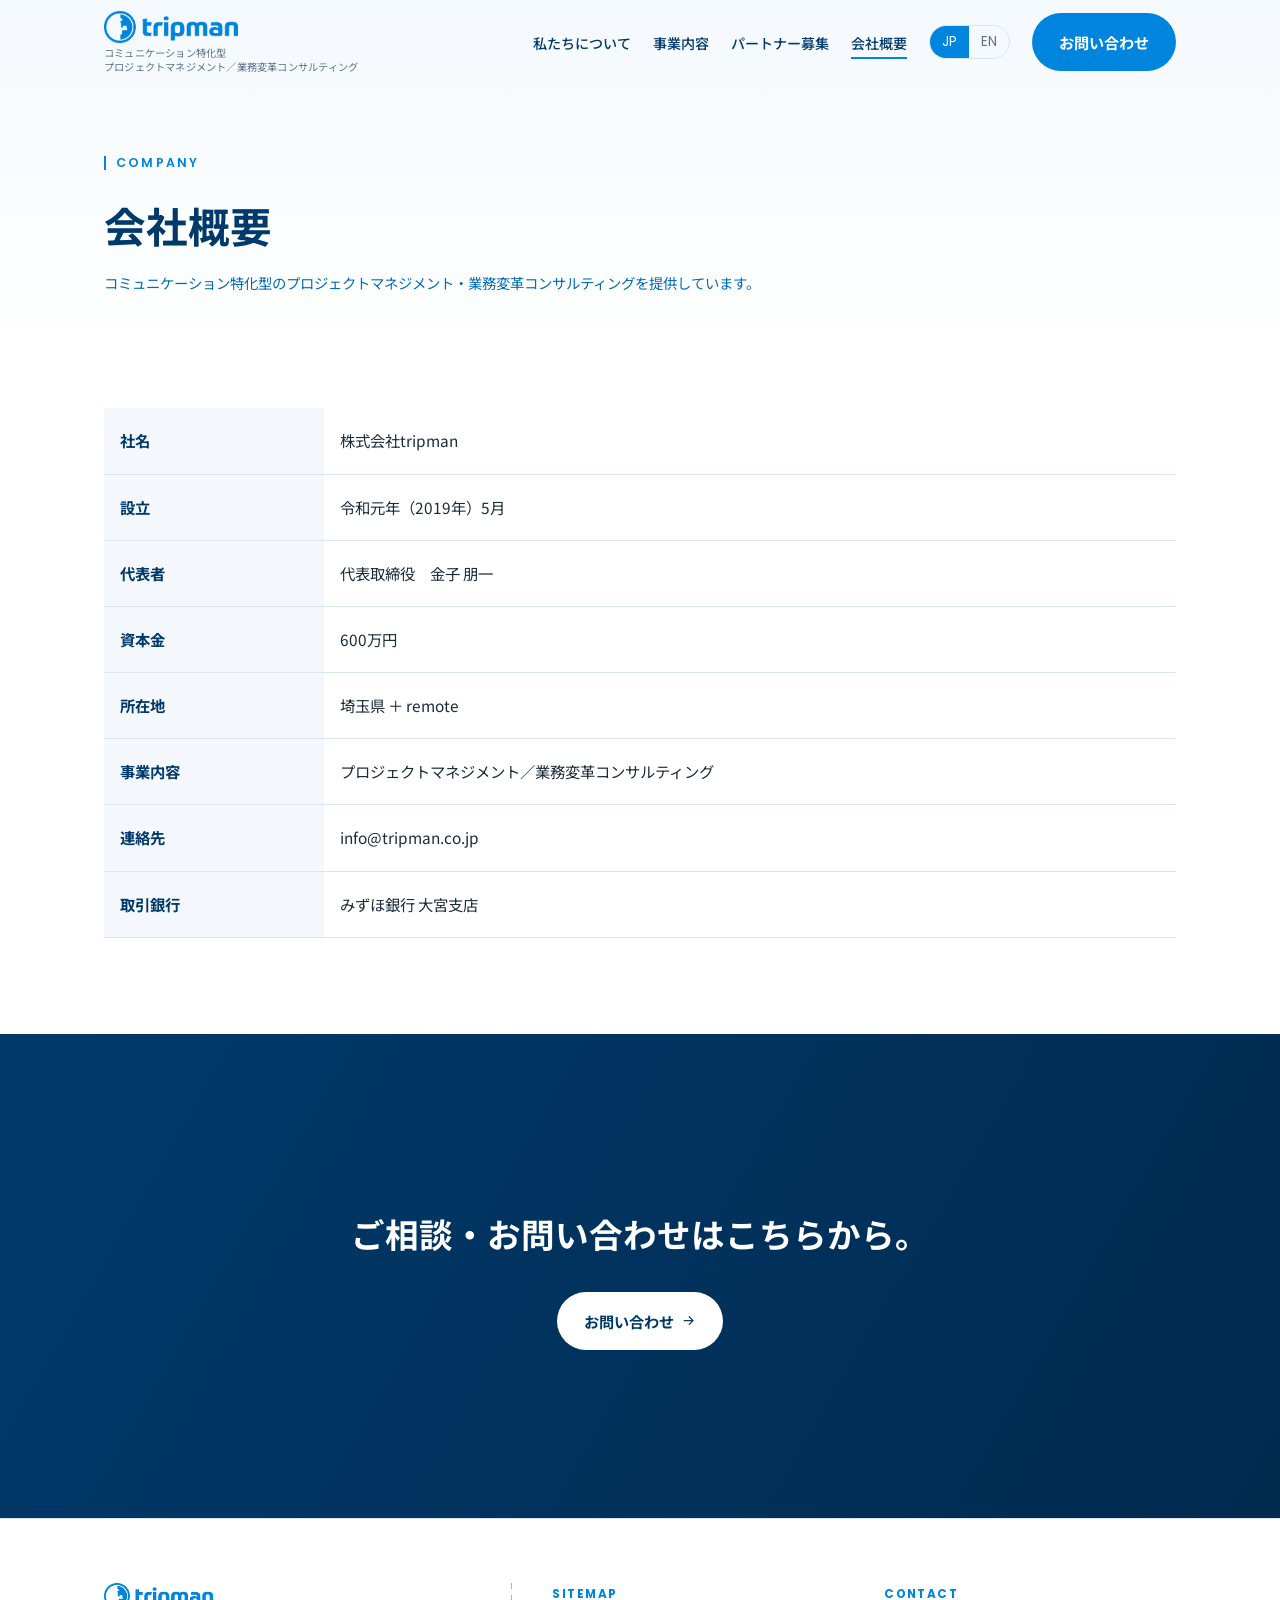
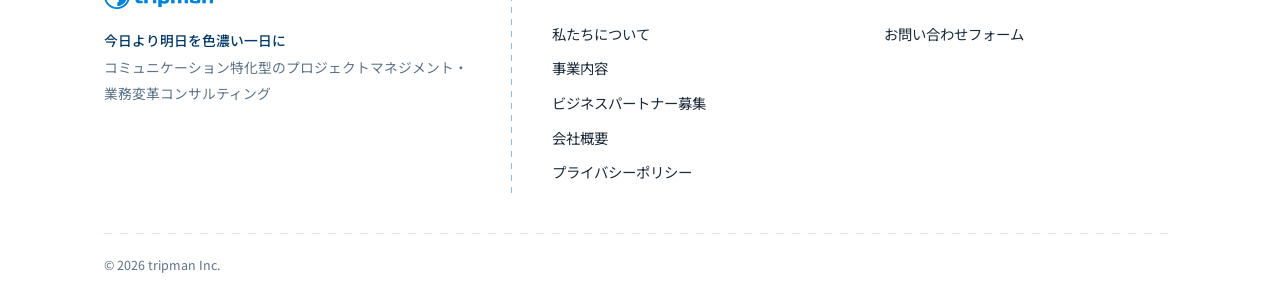
<file: company.html>
<!doctype html>
<html lang="ja">
<head>
<meta charset="utf-8">
<meta name="viewport" content="width=device-width, initial-scale=1">
<link rel="icon" href="favicon.ico" sizes="any">
<link rel="icon" type="image/png" href="assets/img/favicon-32.png">
<link rel="apple-touch-icon" href="assets/img/favicon-180.png">
<title>会社概要｜株式会社tripman</title>
<meta name="description" content="株式会社tripmanの会社情報。コミュニケーション特化型のプロジェクトマネジメント・業務変革コンサルティングを提供しています。">
<meta property="og:type" content="website">
<meta property="og:title" content="会社概要｜株式会社tripman">
<meta property="og:description" content="株式会社tripmanの会社情報。">
<meta property="og:url" content="https://tripman.co.jp/company.html">
<meta property="og:image" content="https://tripman.co.jp/assets/img/ogp.png">
<link rel="preconnect" href="https://fonts.googleapis.com">
<link rel="preconnect" href="https://fonts.gstatic.com" crossorigin>
<link href="https://fonts.googleapis.com/css2?family=Noto+Sans+JP:wght@400;500;700&family=Poppins:wght@500;600;700&display=swap" rel="stylesheet">
<link rel="stylesheet" href="assets/css/style.css?v=20260928b">
<!-- Google Analytics 4 — 測定ID取得後、この行の下のコメントを外し G-XXXXXXXXXX を実際のIDに差し替えてください
<script async src="https://www.googletagmanager.com/gtag/js?id=G-XXXXXXXXXX"></script>
<script>
  window.dataLayer = window.dataLayer || [];
  function gtag(){dataLayer.push(arguments);}
  gtag('js', new Date());
  gtag('config', 'G-XXXXXXXXXX');
</script>
-->
</head>
<body>

<header class="site-header" id="siteHeader">
  <div class="wrap">
    <a class="brand" href="index.html" aria-label="株式会社tripman トップへ">
      <img class="brand__logo" src="assets/img/logo-horiz.png" alt="tripman">
      <span class="brand__tag" data-i18n="common.commTagline">コミュニケーション特化型<br>プロジェクトマネジメント／業務変革コンサルティング</span>
    </a>
    <div class="lang lang--header" role="group" aria-label="言語切り替え / Language">
      <button type="button" data-lang="ja" aria-pressed="true">JP</button>
      <button type="button" data-lang="en" aria-pressed="false">EN</button>
    </div>
    <button class="hamburger" id="hamburger" aria-label="メニューを開閉" aria-expanded="false" aria-controls="primaryNav"><span></span></button>
    <nav class="nav" id="primaryNav" aria-label="メインナビゲーション">
      <span class="nav__tagline" data-i18n="common.commTagline">コミュニケーション特化型<br>プロジェクトマネジメント／業務変革コンサルティング</span>
      <ul class="nav__links">
        <li><a href="about.html" data-i18n="nav.about">私たちについて</a></li>
        <li><a href="services.html" data-i18n="nav.services">事業内容</a></li>
        <li><a href="partner.html" data-i18n="nav.partnerShort">パートナー募集</a></li>
        <li><a href="company.html" aria-current="page" data-i18n="nav.company">会社概要</a></li>
      </ul>
      <div class="lang" role="group" aria-label="言語切り替え / Language">
        <button type="button" data-lang="ja" aria-pressed="true">JP</button>
        <button type="button" data-lang="en" aria-pressed="false">EN</button>
      </div>
      <a class="btn btn--primary nav__cta" href="contact.html" data-i18n="nav.contact">お問い合わせ</a>
    </nav>
  </div>
</header>
<div class="nav-scrim" id="navScrim" hidden></div>

<main>
  <section class="subhead">
    <div class="wrap">
      <p class="eyebrow">Company</p>
      <h1>会社概要</h1>
      <p class="subhead__comm">コミュニケーション特化型のプロジェクトマネジメント・業務変革コンサルティングを提供しています。</p>
    </div>
  </section>

  <section class="section" style="padding-block:56px 96px">
    <div class="wrap">
      <!-- ▼会社概要：ここから差し替え可 -->
      <table class="info-table">
        <tbody>
          <tr><th>社名</th><td>株式会社tripman</td></tr>
          <tr><th>設立</th><td>令和元年（2019年）5月</td></tr>
          <tr><th>代表者</th><td>代表取締役　金子 朋一</td></tr>
          <tr><th>資本金</th><td>600万円</td></tr>
          <tr><th>所在地</th><td>埼玉県 ＋ remote</td></tr>
          <tr><th>事業内容</th><td>プロジェクトマネジメント／業務変革コンサルティング</td></tr>
          <tr><th>連絡先</th><td><a href="mailto:info@tripman.co.jp">info@tripman.co.jp</a></td></tr>
          <!-- ▼取引先情報：ここから差し替え可 -->
          <tr><th>取引銀行</th><td>みずほ銀行 大宮支店</td></tr>
          <!-- ▲取引先情報：ここまで -->
        </tbody>
      </table>
      <!-- ▲会社概要：ここまで -->
    </div>
  </section>

  <section class="section cta-band">
    <div class="wrap">
      <h2>ご相談・お問い合わせはこちらから。</h2>
      <div class="hero__actions" style="justify-content:center">
        <a class="btn btn--onDark" href="contact.html">お問い合わせ
          <svg viewBox="0 0 24 24" fill="none" aria-hidden="true"><path d="M5 12h14M13 6l6 6-6 6" stroke="currentColor" stroke-width="2" stroke-linecap="round" stroke-linejoin="round"/></svg>
        </a>
      </div>
    </div>
  </section>
</main>

<footer class="site-footer">
  <div class="wrap">
    <div class="f-top">
      <div class="f-brand">
        <img src="assets/img/logo-horiz.png" alt="tripman" class="f-logo">
        <p class="f-purpose" data-i18n="footer.purpose">今日より明日を色濃い一日に</p>
        <p data-i18n="common.commTaglineFooter">コミュニケーション特化型のプロジェクトマネジメント・業務変革コンサルティング</p>
      </div>
      <div>
        <h4>Sitemap</h4>
        <ul>
          <li><a href="about.html" data-i18n="nav.about">私たちについて</a></li>
          <li><a href="services.html" data-i18n="nav.services">事業内容</a></li>
          <li><a href="partner.html" data-i18n="nav.partner">ビジネスパートナー募集</a></li>
          <li><a href="company.html" data-i18n="nav.company">会社概要</a></li>
          <li><a href="privacy.html" data-i18n="nav.privacy">プライバシーポリシー</a></li>
        </ul>
      </div>
      <div>
        <h4>Contact</h4>
        <ul>
          <li><a href="contact.html" data-i18n="nav.contact">お問い合わせフォーム</a></li>
        </ul>
      </div>
    </div>
    <div class="f-divider" aria-hidden="true"></div>
    <div class="f-bottom">
      <span>© 2026 tripman Inc.</span>
    </div>
  </div>
</footer>

<div class="i18n-banner" id="i18nBanner" role="status" hidden>
  <span id="i18nBannerText"></span>
  <button type="button" id="i18nBannerClose">OK</button>
</div>

<script src="assets/js/main.js"></script>
</body>
</html>
</file>
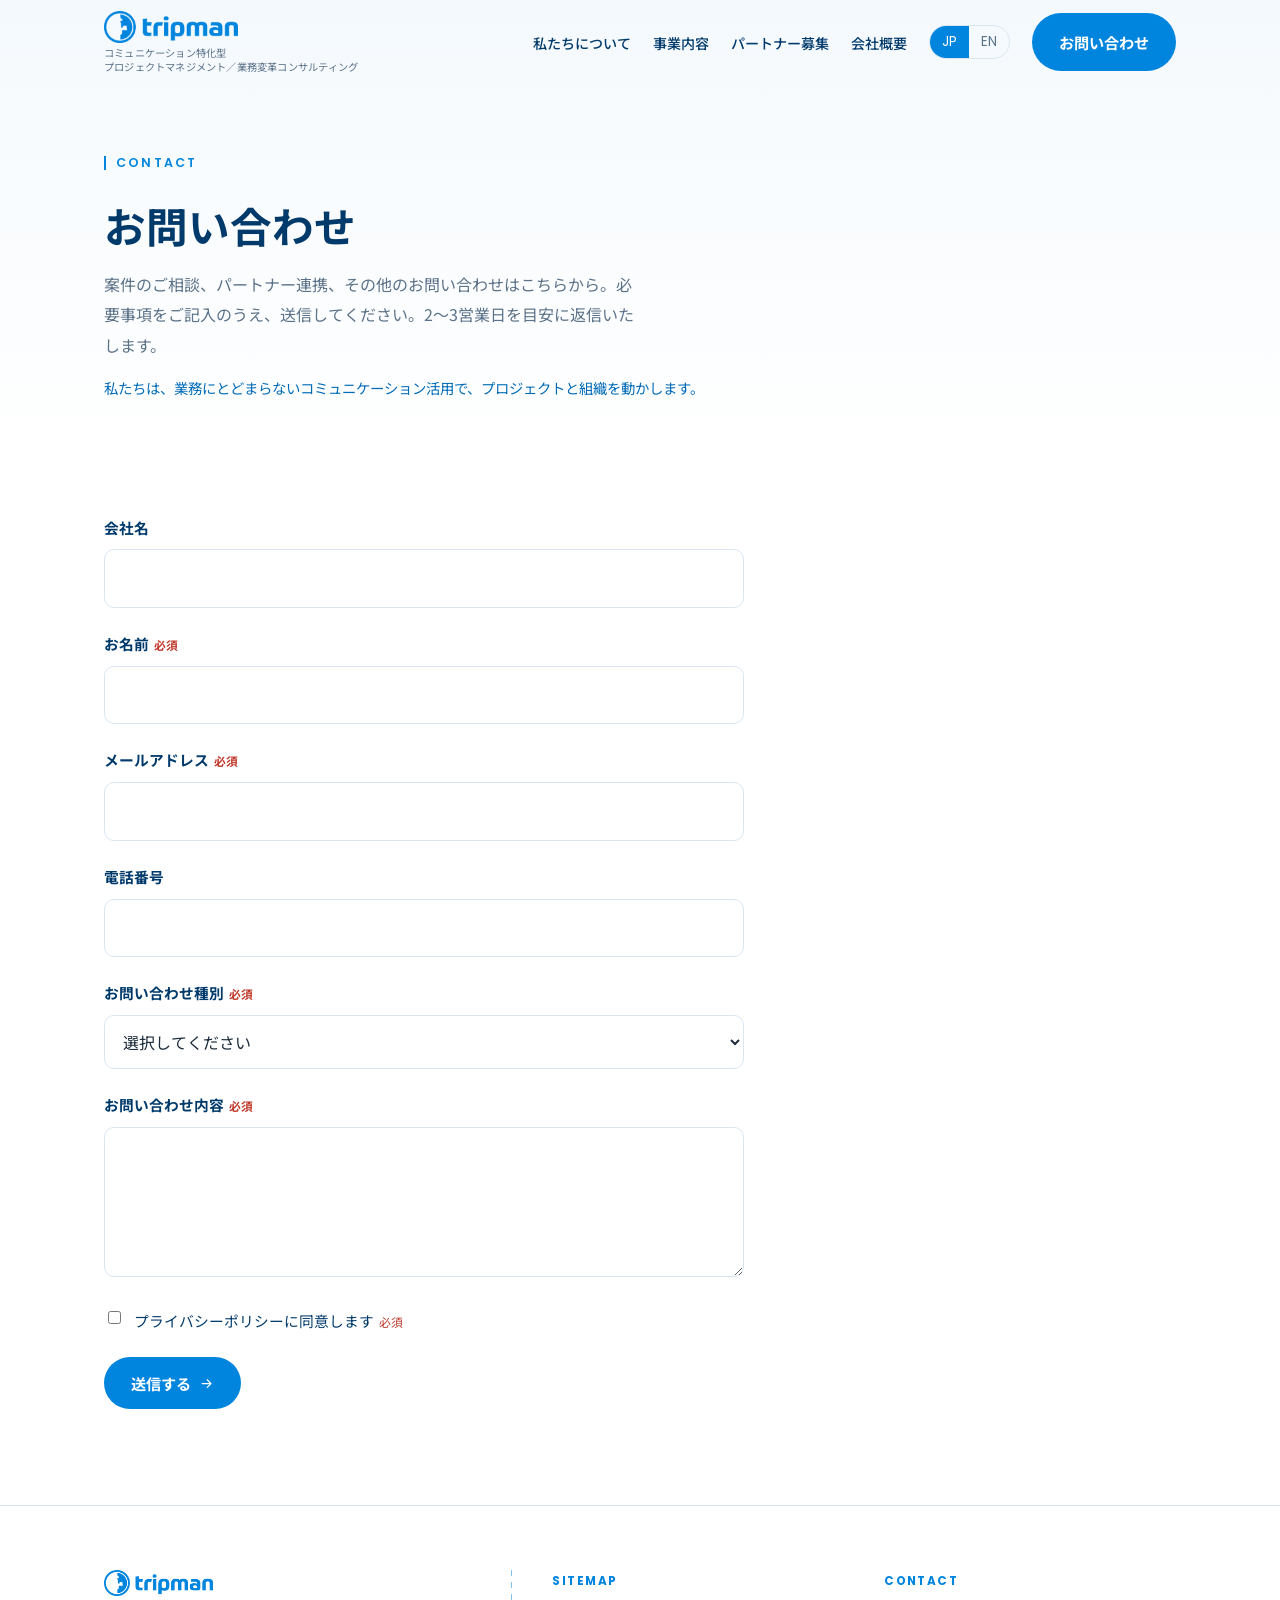
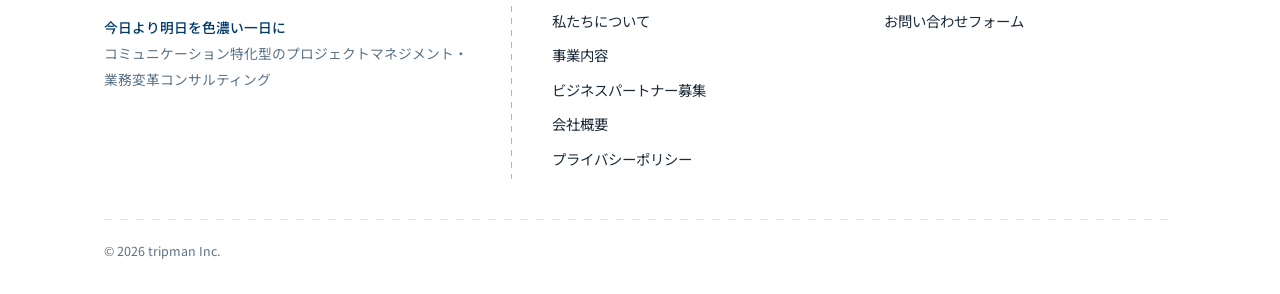
<file: contact.html>
<!doctype html>
<html lang="ja">
<head>
<meta charset="utf-8">
<meta name="viewport" content="width=device-width, initial-scale=1">
<link rel="icon" href="favicon.ico" sizes="any">
<link rel="icon" type="image/png" href="assets/img/favicon-32.png">
<link rel="apple-touch-icon" href="assets/img/favicon-180.png">
<title>お問い合わせ｜株式会社tripman</title>
<meta name="description" content="案件のご相談、パートナー連携、その他のお問い合わせはこちらから。2〜3営業日を目安に返信いたします。">
<meta property="og:type" content="website">
<meta property="og:title" content="お問い合わせ｜株式会社tripman">
<meta property="og:description" content="案件のご相談、パートナー連携、その他のお問い合わせはこちらから。">
<meta property="og:url" content="https://tripman.co.jp/contact.html">
<meta property="og:image" content="https://tripman.co.jp/assets/img/ogp.png">
<link rel="preconnect" href="https://fonts.googleapis.com">
<link rel="preconnect" href="https://fonts.gstatic.com" crossorigin>
<link href="https://fonts.googleapis.com/css2?family=Noto+Sans+JP:wght@400;500;700&family=Poppins:wght@500;600;700&display=swap" rel="stylesheet">
<link rel="stylesheet" href="assets/css/style.css?v=20260928b">
<!-- Google Analytics 4 — 測定ID取得後、この行の下のコメントを外し G-XXXXXXXXXX を実際のIDに差し替えてください
<script async src="https://www.googletagmanager.com/gtag/js?id=G-XXXXXXXXXX"></script>
<script>
  window.dataLayer = window.dataLayer || [];
  function gtag(){dataLayer.push(arguments);}
  gtag('js', new Date());
  gtag('config', 'G-XXXXXXXXXX');
</script>
-->
</head>
<body>

<header class="site-header" id="siteHeader">
  <div class="wrap">
    <a class="brand" href="index.html" aria-label="株式会社tripman トップへ">
      <img class="brand__logo" src="assets/img/logo-horiz.png" alt="tripman">
      <span class="brand__tag" data-i18n="common.commTagline">コミュニケーション特化型<br>プロジェクトマネジメント／業務変革コンサルティング</span>
    </a>
    <div class="lang lang--header" role="group" aria-label="言語切り替え / Language">
      <button type="button" data-lang="ja" aria-pressed="true">JP</button>
      <button type="button" data-lang="en" aria-pressed="false">EN</button>
    </div>
    <button class="hamburger" id="hamburger" aria-label="メニューを開閉" aria-expanded="false" aria-controls="primaryNav"><span></span></button>
    <nav class="nav" id="primaryNav" aria-label="メインナビゲーション">
      <span class="nav__tagline" data-i18n="common.commTagline">コミュニケーション特化型<br>プロジェクトマネジメント／業務変革コンサルティング</span>
      <ul class="nav__links">
        <li><a href="about.html" data-i18n="nav.about">私たちについて</a></li>
        <li><a href="services.html" data-i18n="nav.services">事業内容</a></li>
        <li><a href="partner.html" data-i18n="nav.partnerShort">パートナー募集</a></li>
        <li><a href="company.html" data-i18n="nav.company">会社概要</a></li>
      </ul>
      <div class="lang" role="group" aria-label="言語切り替え / Language">
        <button type="button" data-lang="ja" aria-pressed="true">JP</button>
        <button type="button" data-lang="en" aria-pressed="false">EN</button>
      </div>
      <a class="btn btn--primary nav__cta" href="contact.html" aria-current="page" data-i18n="nav.contact">お問い合わせ</a>
    </nav>
  </div>
</header>
<div class="nav-scrim" id="navScrim" hidden></div>

<main>
  <section class="subhead">
    <div class="wrap">
      <p class="eyebrow">Contact</p>
      <h1>お問い合わせ</h1>
      <p class="subhead__lead">案件のご相談、パートナー連携、その他のお問い合わせはこちらから。必要事項をご記入のうえ、送信してください。2〜3営業日を目安に返信いたします。</p>
      <p class="subhead__comm">私たちは、業務にとどまらないコミュニケーション活用で、プロジェクトと組織を動かします。</p>
    </div>
  </section>

  <section class="section" style="padding-block:56px 96px">
    <div class="wrap">
      <div id="formError" class="form__error" hidden></div>

      <form class="form" id="contactForm" action="https://script.google.com/macros/s/AKfycbxVy4QL6sJkfXiY4jv-kgJwCUv-RxAw7QzG_6KxsqDELsNOvT-fjWuG8B0VZhKqF68adA/exec" method="post" novalidate>
        <div class="form__row">
          <label for="company">会社名</label>
          <input type="text" id="company" name="company" autocomplete="organization" maxlength="120">
        </div>
        <div class="form__row">
          <label for="name">お名前<span class="req">必須</span></label>
          <input type="text" id="name" name="name" autocomplete="name" maxlength="80" required>
        </div>
        <div class="form__row">
          <label for="email">メールアドレス<span class="req">必須</span></label>
          <input type="email" id="email" name="email" autocomplete="email" maxlength="160" required>
        </div>
        <div class="form__row">
          <label for="tel">電話番号</label>
          <input type="tel" id="tel" name="tel" autocomplete="tel" maxlength="40">
        </div>
        <div class="form__row">
          <label for="type">お問い合わせ種別<span class="req">必須</span></label>
          <select id="type" name="type" required>
            <option value="">選択してください</option>
            <option value="案件紹介">案件紹介</option>
            <option value="プロジェクトマネジメント・業務変革コンサルティングのご相談">プロジェクトマネジメント・業務変革コンサルティングのご相談</option>
            <option value="採用">採用</option>
            <option value="その他">その他</option>
          </select>
        </div>
        <div class="form__row">
          <label for="message">お問い合わせ内容<span class="req">必須</span></label>
          <textarea id="message" name="message" maxlength="4000" required></textarea>
        </div>
        <div class="form__row form__consent">
          <input type="checkbox" id="consent" name="consent" value="1" required>
          <label for="consent" style="font-weight:400;margin:0">
            <a href="privacy.html" target="_blank" rel="noopener">プライバシーポリシー</a>に同意します<span class="req">必須</span>
          </label>
        </div>

        <!-- honeypot: 人間には見えない。入力があればサーバー側で破棄 -->
        <div class="form__hp" aria-hidden="true">
          <label for="website">Website</label>
          <input type="text" id="website" name="website" tabindex="-1" autocomplete="off">
        </div>
        <input type="hidden" name="ts" id="ts" value="">

        <button type="submit" class="btn btn--primary" id="submitBtn">送信する
          <svg viewBox="0 0 24 24" fill="none" aria-hidden="true"><path d="M5 12h14M13 6l6 6-6 6" stroke="currentColor" stroke-width="2" stroke-linecap="round" stroke-linejoin="round"/></svg>
        </button>
      </form>

      <div id="formOk" class="form__ok" hidden>
        <h2>送信ありがとうございます。</h2>
        <p>担当者より2〜3営業日以内にご連絡します。控えのメールをお送りしましたので、あわせてご確認ください。</p>
      </div>
    </div>
  </section>
</main>

<footer class="site-footer">
  <div class="wrap">
    <div class="f-top">
      <div class="f-brand">
        <img src="assets/img/logo-horiz.png" alt="tripman" class="f-logo">
        <p class="f-purpose" data-i18n="footer.purpose">今日より明日を色濃い一日に</p>
        <p data-i18n="common.commTaglineFooter">コミュニケーション特化型のプロジェクトマネジメント・業務変革コンサルティング</p>
      </div>
      <div>
        <h4>Sitemap</h4>
        <ul>
          <li><a href="about.html" data-i18n="nav.about">私たちについて</a></li>
          <li><a href="services.html" data-i18n="nav.services">事業内容</a></li>
          <li><a href="partner.html" data-i18n="nav.partner">ビジネスパートナー募集</a></li>
          <li><a href="company.html" data-i18n="nav.company">会社概要</a></li>
          <li><a href="privacy.html" data-i18n="nav.privacy">プライバシーポリシー</a></li>
        </ul>
      </div>
      <div>
        <h4>Contact</h4>
        <ul>
          <li><a href="contact.html" data-i18n="nav.contact">お問い合わせフォーム</a></li>
        </ul>
      </div>
    </div>
    <div class="f-divider" aria-hidden="true"></div>
    <div class="f-bottom">
      <span>© 2026 tripman Inc.</span>
    </div>
  </div>
</footer>

<div class="i18n-banner" id="i18nBanner" role="status" hidden>
  <span id="i18nBannerText"></span>
  <button type="button" id="i18nBannerClose">OK</button>
</div>

<script src="assets/js/main.js"></script>
</body>
</html>
</file>
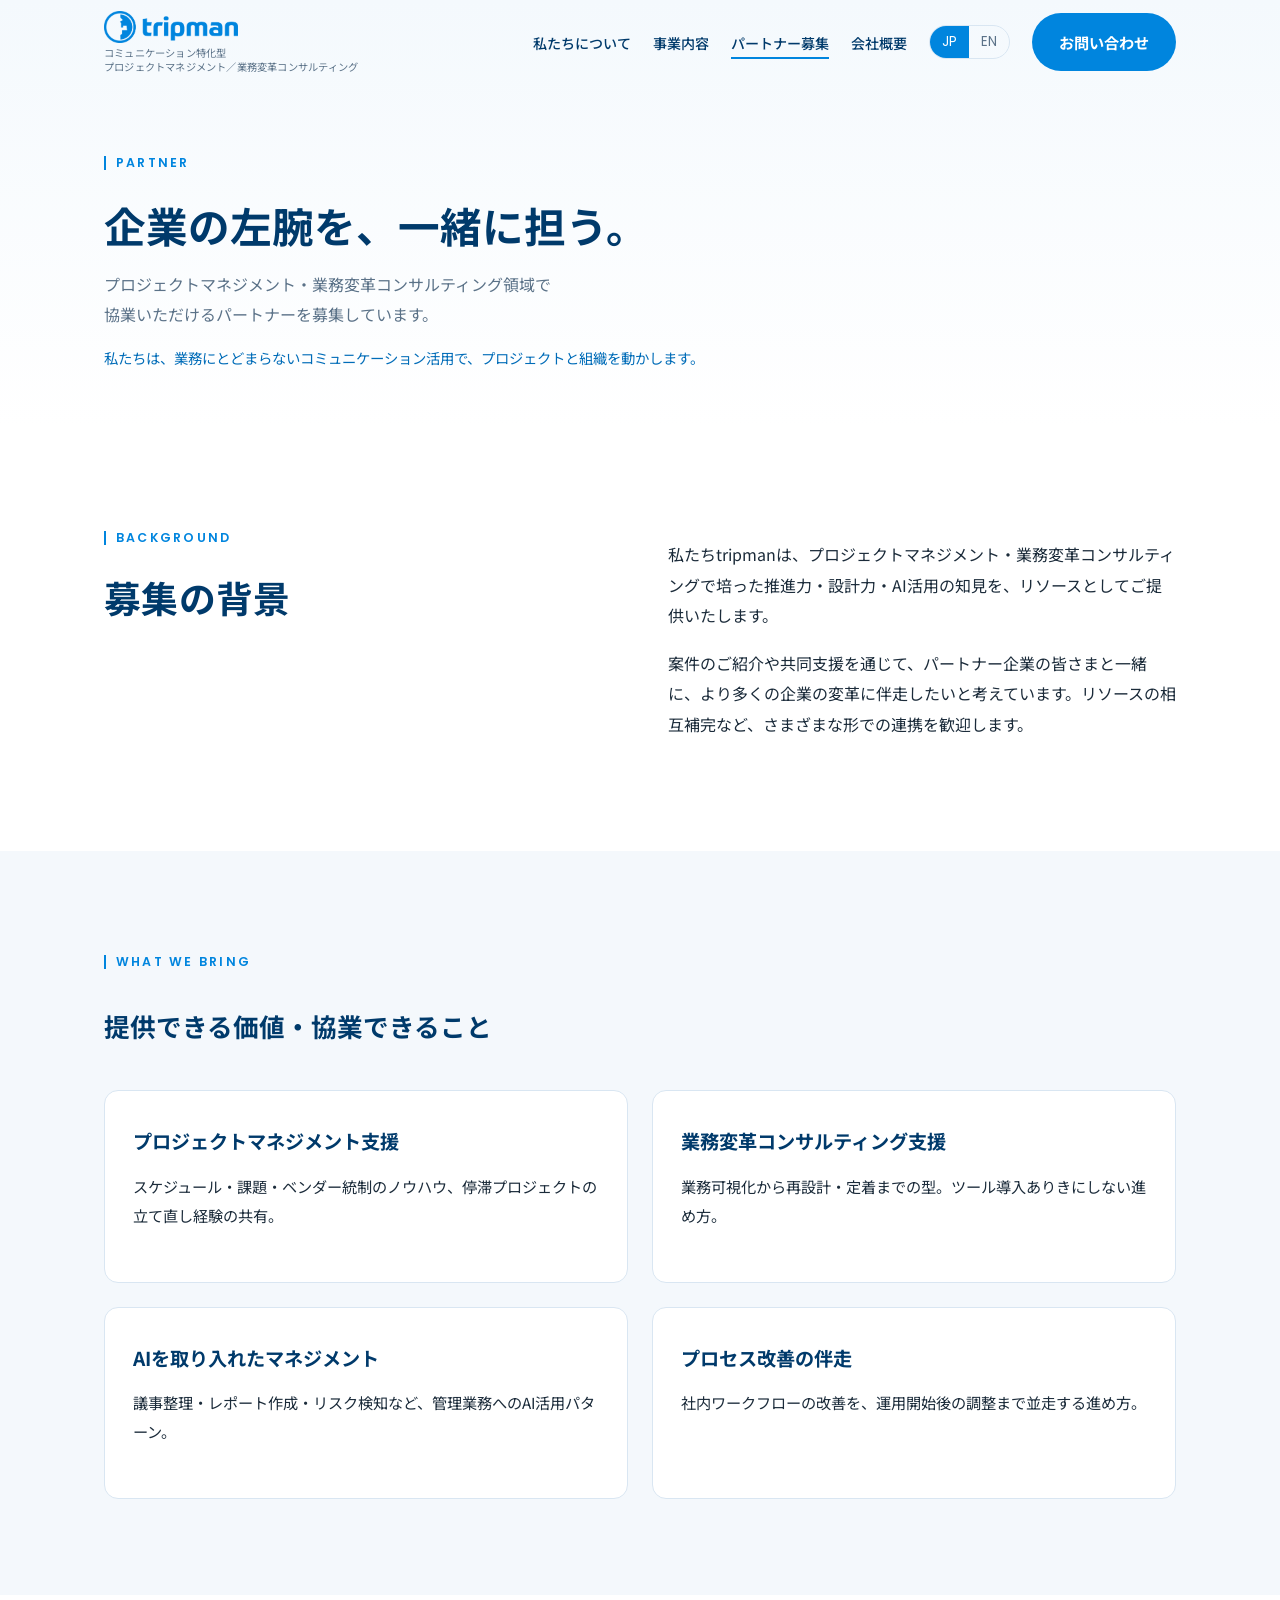
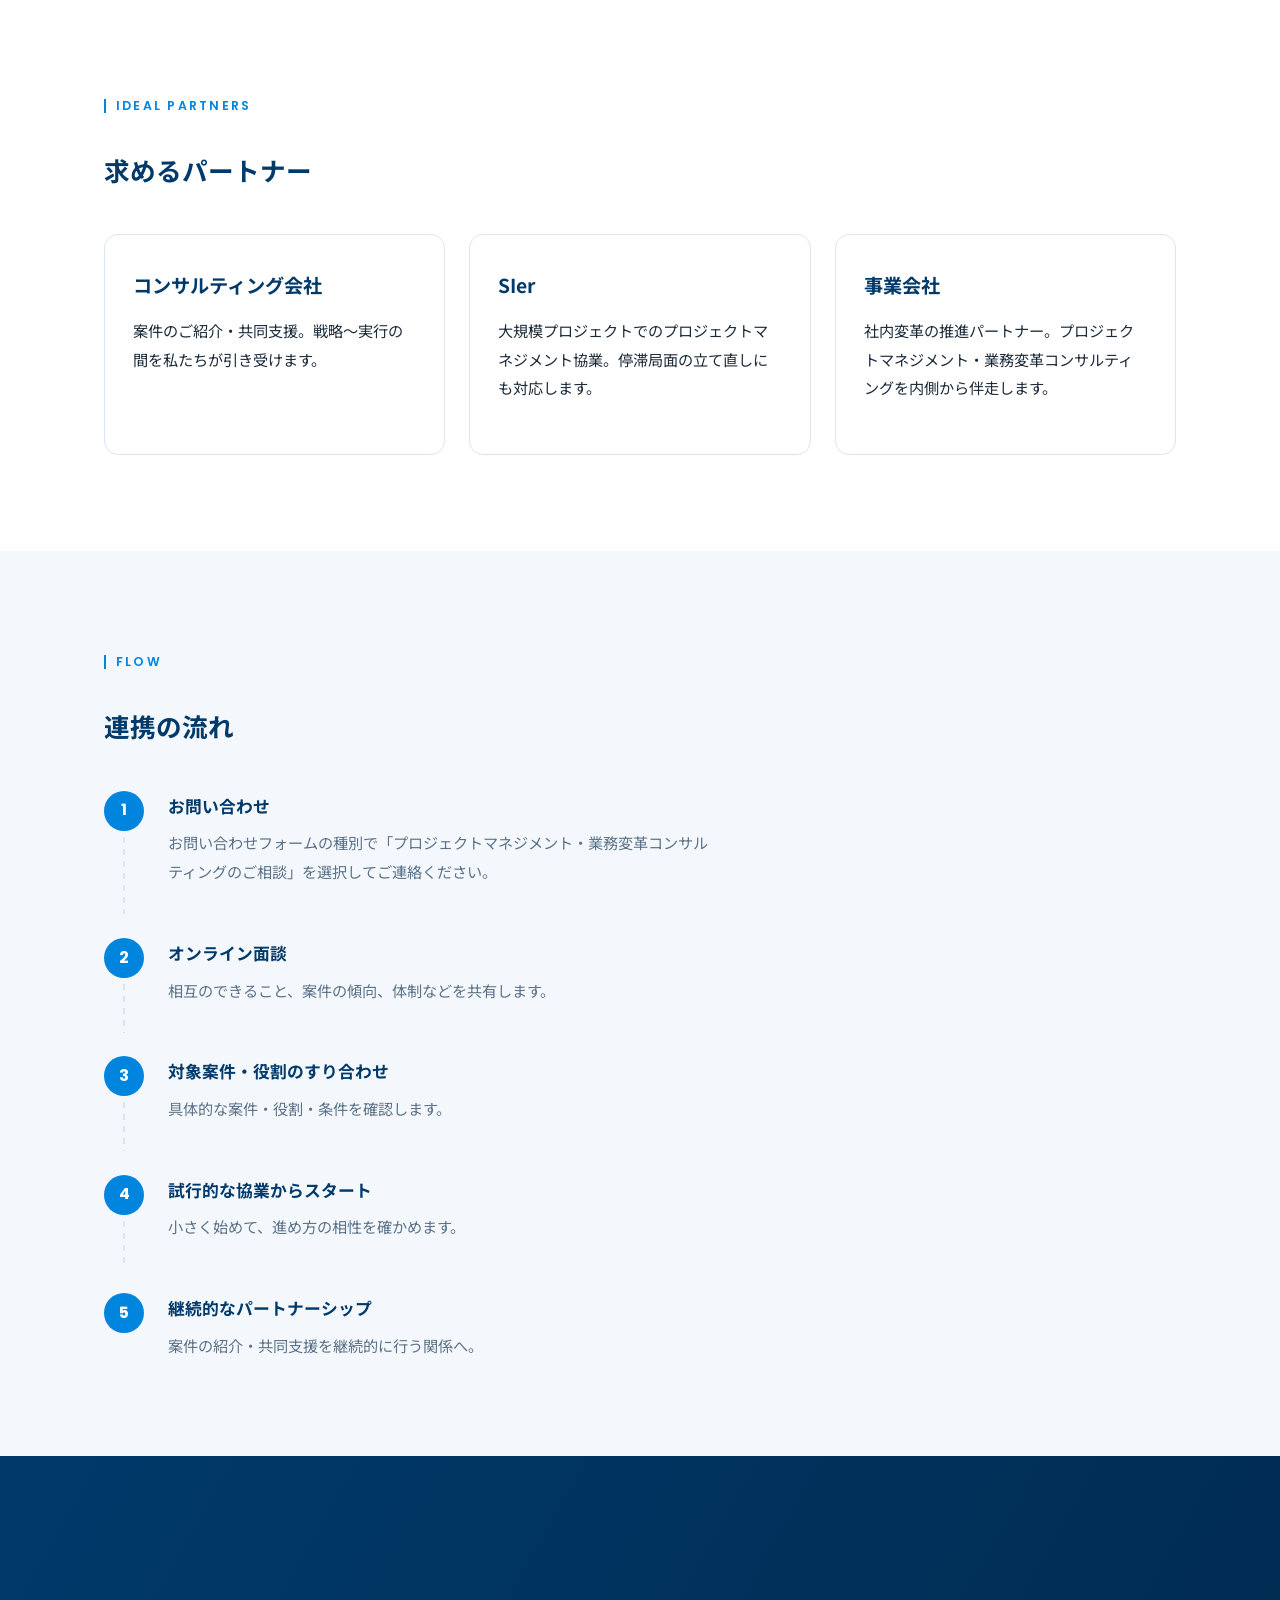
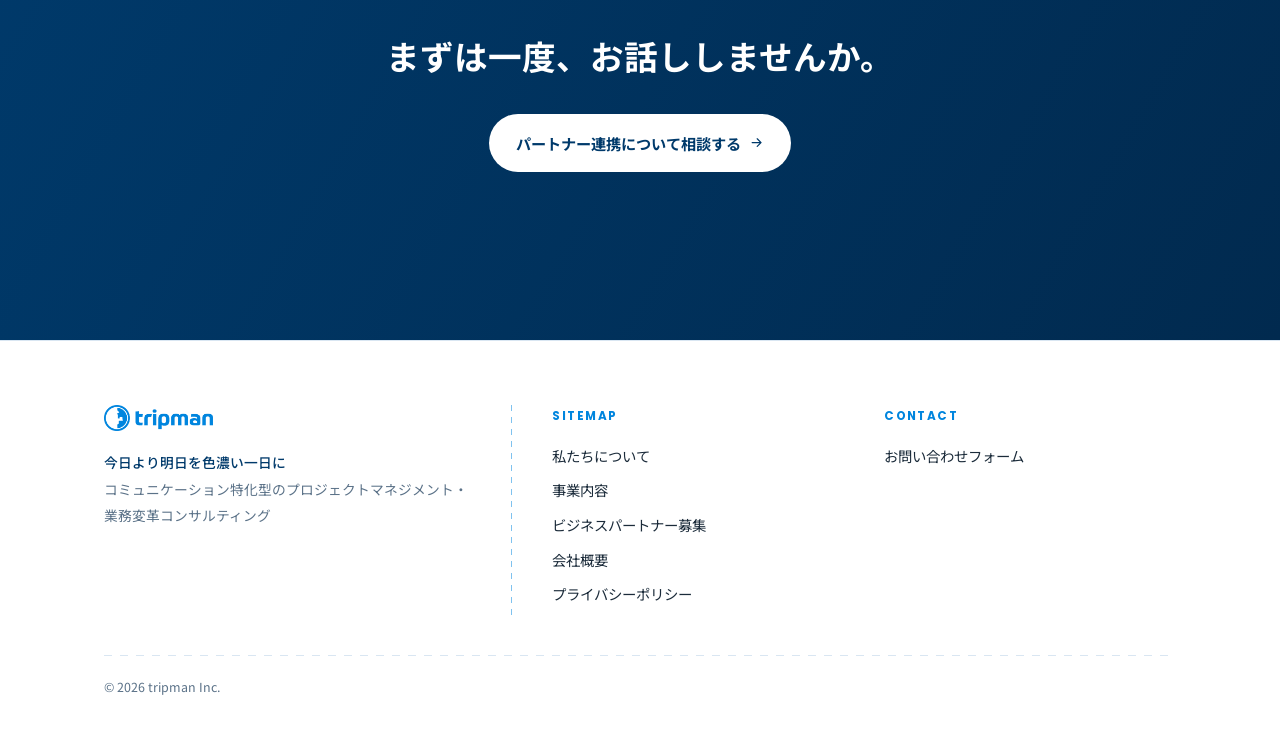
<file: partner.html>
<!doctype html>
<html lang="ja">
<head>
<meta charset="utf-8">
<meta name="viewport" content="width=device-width, initial-scale=1">
<link rel="icon" href="favicon.ico" sizes="any">
<link rel="icon" type="image/png" href="assets/img/favicon-32.png">
<link rel="apple-touch-icon" href="assets/img/favicon-180.png">
<title>ビジネスパートナー募集｜株式会社tripman</title>
<meta name="description" content="プロジェクトマネジメント・業務変革コンサルティング領域で協業いただけるコンサルティング会社・SIer・事業会社を募集しています。提供できる価値と連携の流れをご案内します。">
<meta property="og:type" content="website">
<meta property="og:title" content="ビジネスパートナー募集｜株式会社tripman">
<meta property="og:description" content="企業の左腕を、一緒に担う。プロジェクトマネジメント・業務変革コンサルティングの協業パートナーを募集しています。">
<meta property="og:url" content="https://tripman.co.jp/partner.html">
<meta property="og:image" content="https://tripman.co.jp/assets/img/ogp.png">
<link rel="preconnect" href="https://fonts.googleapis.com">
<link rel="preconnect" href="https://fonts.gstatic.com" crossorigin>
<link href="https://fonts.googleapis.com/css2?family=Noto+Sans+JP:wght@400;500;700&family=Poppins:wght@500;600;700&display=swap" rel="stylesheet">
<link rel="stylesheet" href="assets/css/style.css?v=20260928b">
<!-- Google Analytics 4 — 測定ID取得後、この行の下のコメントを外し G-XXXXXXXXXX を実際のIDに差し替えてください
<script async src="https://www.googletagmanager.com/gtag/js?id=G-XXXXXXXXXX"></script>
<script>
  window.dataLayer = window.dataLayer || [];
  function gtag(){dataLayer.push(arguments);}
  gtag('js', new Date());
  gtag('config', 'G-XXXXXXXXXX');
</script>
-->
</head>
<body>

<header class="site-header" id="siteHeader">
  <div class="wrap">
    <a class="brand" href="index.html" aria-label="株式会社tripman トップへ">
      <img class="brand__logo" src="assets/img/logo-horiz.png" alt="tripman">
      <span class="brand__tag" data-i18n="common.commTagline">コミュニケーション特化型<br>プロジェクトマネジメント／業務変革コンサルティング</span>
    </a>
    <div class="lang lang--header" role="group" aria-label="言語切り替え / Language">
      <button type="button" data-lang="ja" aria-pressed="true">JP</button>
      <button type="button" data-lang="en" aria-pressed="false">EN</button>
    </div>
    <button class="hamburger" id="hamburger" aria-label="メニューを開閉" aria-expanded="false" aria-controls="primaryNav"><span></span></button>
    <nav class="nav" id="primaryNav" aria-label="メインナビゲーション">
      <span class="nav__tagline" data-i18n="common.commTagline">コミュニケーション特化型<br>プロジェクトマネジメント／業務変革コンサルティング</span>
      <ul class="nav__links">
        <li><a href="about.html" data-i18n="nav.about">私たちについて</a></li>
        <li><a href="services.html" data-i18n="nav.services">事業内容</a></li>
        <li><a href="partner.html" aria-current="page" data-i18n="nav.partnerShort">パートナー募集</a></li>
        <li><a href="company.html" data-i18n="nav.company">会社概要</a></li>
      </ul>
      <div class="lang" role="group" aria-label="言語切り替え / Language">
        <button type="button" data-lang="ja" aria-pressed="true">JP</button>
        <button type="button" data-lang="en" aria-pressed="false">EN</button>
      </div>
      <a class="btn btn--primary nav__cta" href="contact.html" data-i18n="nav.contact">お問い合わせ</a>
    </nav>
  </div>
</header>
<div class="nav-scrim" id="navScrim" hidden></div>

<main>
  <section class="subhead">
    <div class="wrap">
      <p class="eyebrow">Partner</p>
      <h1>企業の左腕を、一緒に担う。</h1>
      <p class="subhead__lead">プロジェクトマネジメント・業務変革コンサルティング領域で<br class="br-desktop">協業いただけるパートナーを募集しています。</p>
      <p class="subhead__comm">私たちは、業務にとどまらないコミュニケーション活用で、プロジェクトと組織を動かします。</p>
    </div>
  </section>

  <section class="section">
    <div class="wrap split">
      <div>
        <p class="eyebrow">Background</p>
        <h2 class="h2">募集の背景</h2>
      </div>
      <div class="measure">
        <p>私たちtripmanは、プロジェクトマネジメント・業務変革コンサルティングで培った推進力・設計力・AI活用の知見を、リソースとしてご提供いたします。</p>
        <p>案件のご紹介や共同支援を通じて、パートナー企業の皆さまと一緒に、より多くの企業の変革に伴走したいと考えています。リソースの相互補完など、さまざまな形での連携を歓迎します。</p>
      </div>
    </div>
  </section>

  <section class="section section--alt">
    <div class="wrap">
      <div class="sec-head">
        <p class="eyebrow">What we bring</p>
        <p class="h3">提供できる価値・協業できること</p>
      </div>
      <div class="cards cards--2x2">
        <article class="card reveal">
          <h3 class="card__ttl">プロジェクトマネジメント支援</h3>
          <p>スケジュール・課題・ベンダー統制のノウハウ、停滞プロジェクトの立て直し経験の共有。</p>
        </article>
        <article class="card reveal">
          <h3 class="card__ttl">業務変革コンサルティング支援</h3>
          <p>業務可視化から再設計・定着までの型。ツール導入ありきにしない進め方。</p>
        </article>
        <article class="card reveal">
          <h3 class="card__ttl">AIを取り入れたマネジメント</h3>
          <p>議事整理・レポート作成・リスク検知など、管理業務へのAI活用パターン。</p>
        </article>
        <article class="card reveal">
          <h3 class="card__ttl">プロセス改善の伴走</h3>
          <p>社内ワークフローの改善を、運用開始後の調整まで並走する進め方。</p>
        </article>
      </div>
    </div>
  </section>

  <section class="section">
    <div class="wrap">
      <div class="sec-head">
        <p class="eyebrow">Ideal partners</p>
        <p class="h3">求めるパートナー</p>
      </div>
      <div class="cards">
        <article class="card">
          <h3 class="card__ttl">コンサルティング会社</h3>
          <p>案件のご紹介・共同支援。戦略〜実行の間を私たちが引き受けます。</p>
        </article>
        <article class="card">
          <h3 class="card__ttl">SIer</h3>
          <p>大規模プロジェクトでのプロジェクトマネジメント協業。停滞局面の立て直しにも対応します。</p>
        </article>
        <article class="card">
          <h3 class="card__ttl">事業会社</h3>
          <p>社内変革の推進パートナー。プロジェクトマネジメント・業務変革コンサルティングを内側から伴走します。</p>
        </article>
      </div>
    </div>
  </section>

  <section class="section section--alt">
    <div class="wrap">
      <div class="sec-head">
        <p class="eyebrow">Flow</p>
        <p class="h3">連携の流れ</p>
      </div>
      <ol class="steps measure">
        <li>
          <h3>お問い合わせ</h3>
          <p>お問い合わせフォームの種別で「プロジェクトマネジメント・業務変革コンサルティングのご相談」を選択してご連絡ください。</p>
        </li>
        <li>
          <h3>オンライン面談</h3>
          <p>相互のできること、案件の傾向、体制などを共有します。</p>
        </li>
        <li>
          <h3>対象案件・役割のすり合わせ</h3>
          <p>具体的な案件・役割・条件を確認します。</p>
        </li>
        <li>
          <h3>試行的な協業からスタート</h3>
          <p>小さく始めて、進め方の相性を確かめます。</p>
        </li>
        <li>
          <h3>継続的なパートナーシップ</h3>
          <p>案件の紹介・共同支援を継続的に行う関係へ。</p>
        </li>
      </ol>
    </div>
  </section>

  <section class="section cta-band">
    <div class="wrap">
      <h2>まずは一度、お話ししませんか。</h2>
      <div class="hero__actions" style="justify-content:center">
        <a class="btn btn--onDark" href="contact.html?type=partner">パートナー連携について相談する
          <svg viewBox="0 0 24 24" fill="none" aria-hidden="true"><path d="M5 12h14M13 6l6 6-6 6" stroke="currentColor" stroke-width="2" stroke-linecap="round" stroke-linejoin="round"/></svg>
        </a>
      </div>
    </div>
  </section>
</main>

<footer class="site-footer">
  <div class="wrap">
    <div class="f-top">
      <div class="f-brand">
        <img src="assets/img/logo-horiz.png" alt="tripman" class="f-logo">
        <p class="f-purpose" data-i18n="footer.purpose">今日より明日を色濃い一日に</p>
        <p data-i18n="common.commTaglineFooter">コミュニケーション特化型のプロジェクトマネジメント・業務変革コンサルティング</p>
      </div>
      <div>
        <h4>Sitemap</h4>
        <ul>
          <li><a href="about.html" data-i18n="nav.about">私たちについて</a></li>
          <li><a href="services.html" data-i18n="nav.services">事業内容</a></li>
          <li><a href="partner.html" data-i18n="nav.partner">ビジネスパートナー募集</a></li>
          <li><a href="company.html" data-i18n="nav.company">会社概要</a></li>
          <li><a href="privacy.html" data-i18n="nav.privacy">プライバシーポリシー</a></li>
        </ul>
      </div>
      <div>
        <h4>Contact</h4>
        <ul>
          <li><a href="contact.html" data-i18n="nav.contact">お問い合わせフォーム</a></li>
        </ul>
      </div>
    </div>
    <div class="f-divider" aria-hidden="true"></div>
    <div class="f-bottom">
      <span>© 2026 tripman Inc.</span>
    </div>
  </div>
</footer>

<div class="i18n-banner" id="i18nBanner" role="status" hidden>
  <span id="i18nBannerText"></span>
  <button type="button" id="i18nBannerClose">OK</button>
</div>

<script src="assets/js/main.js"></script>
</body>
</html>
</file>
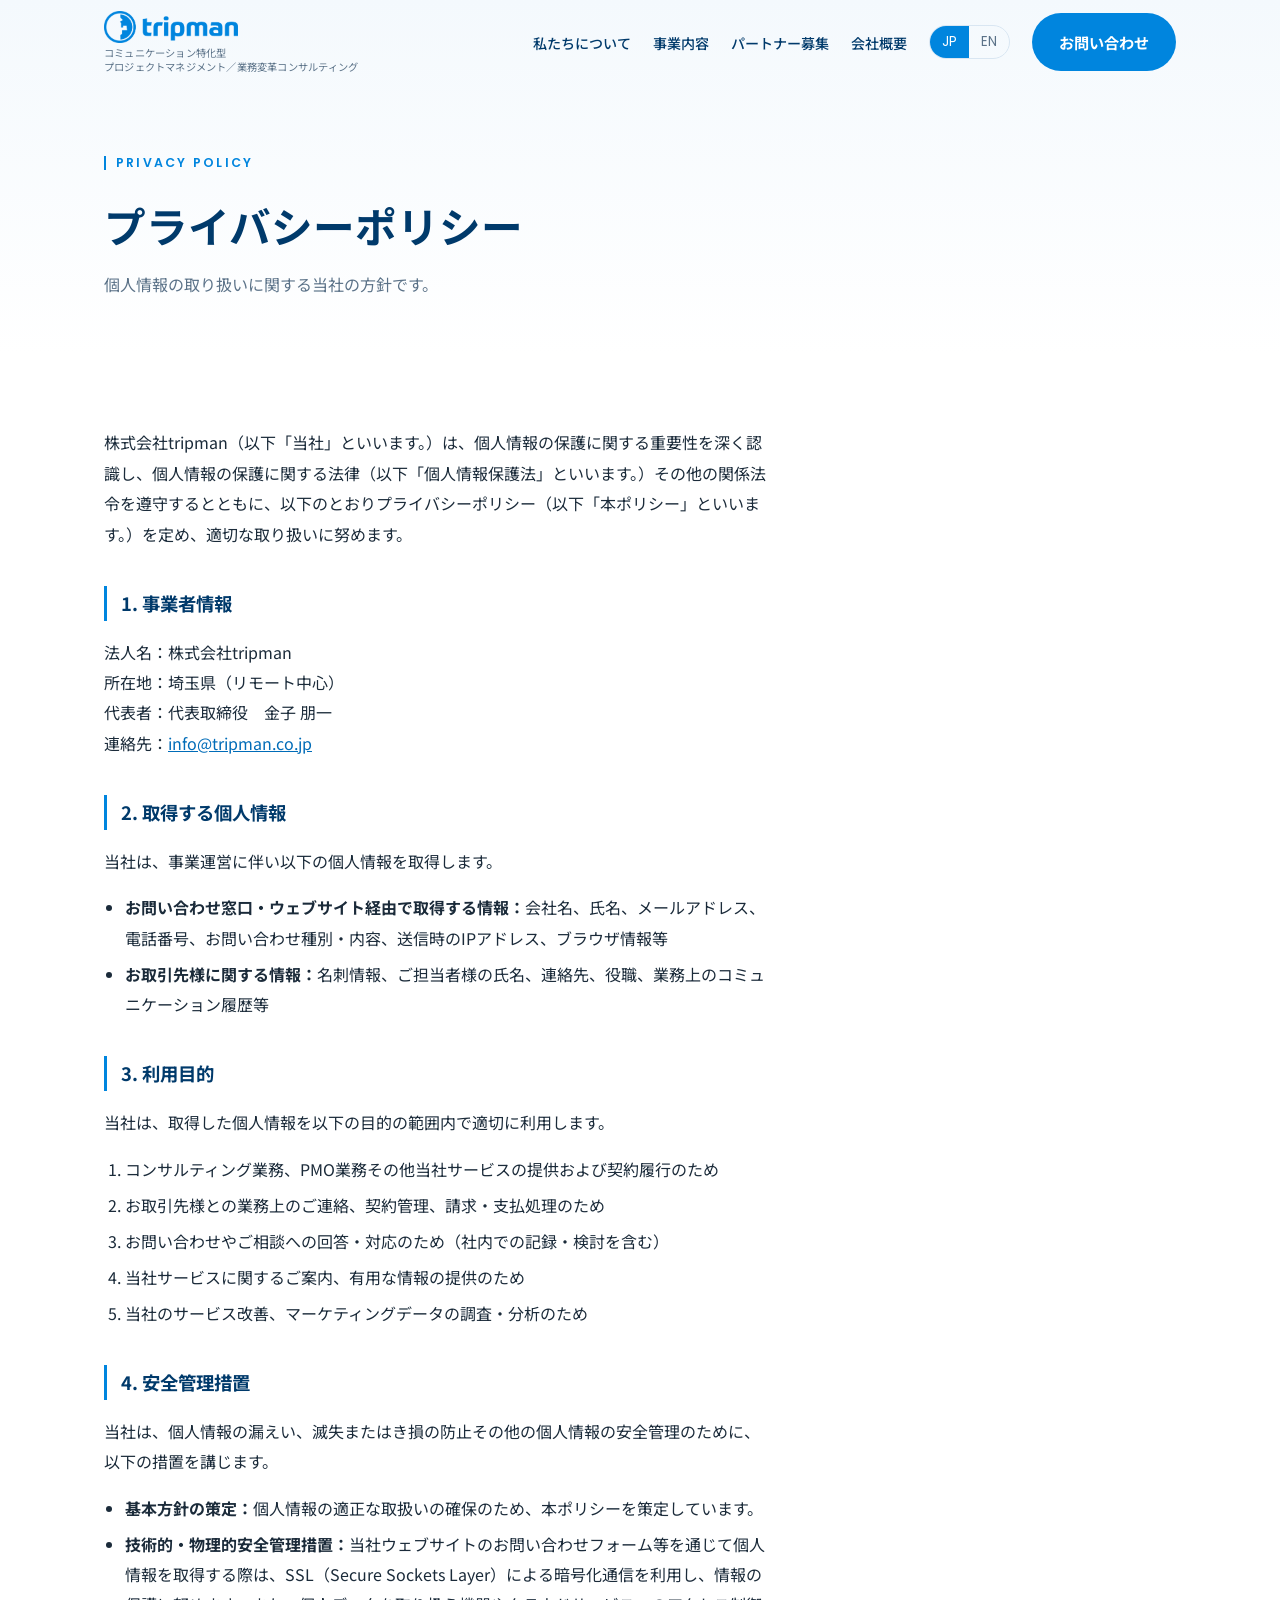
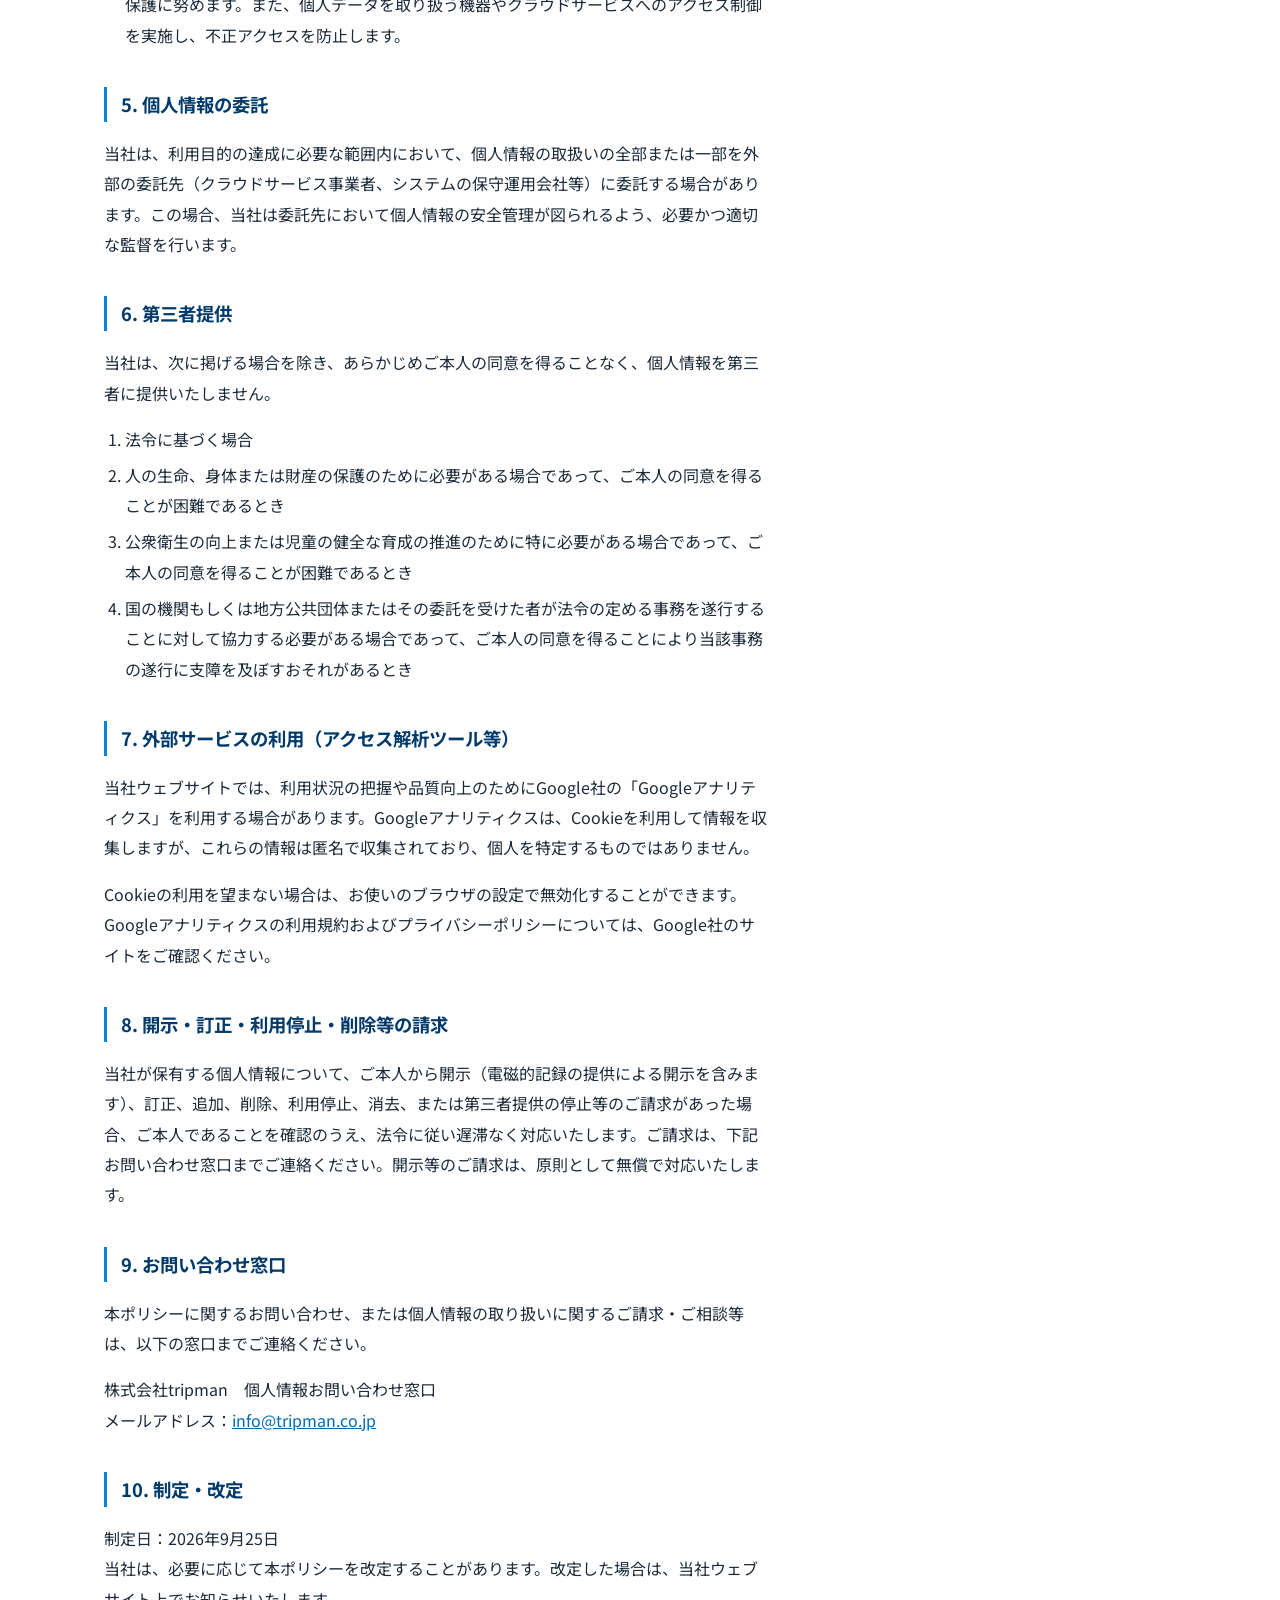
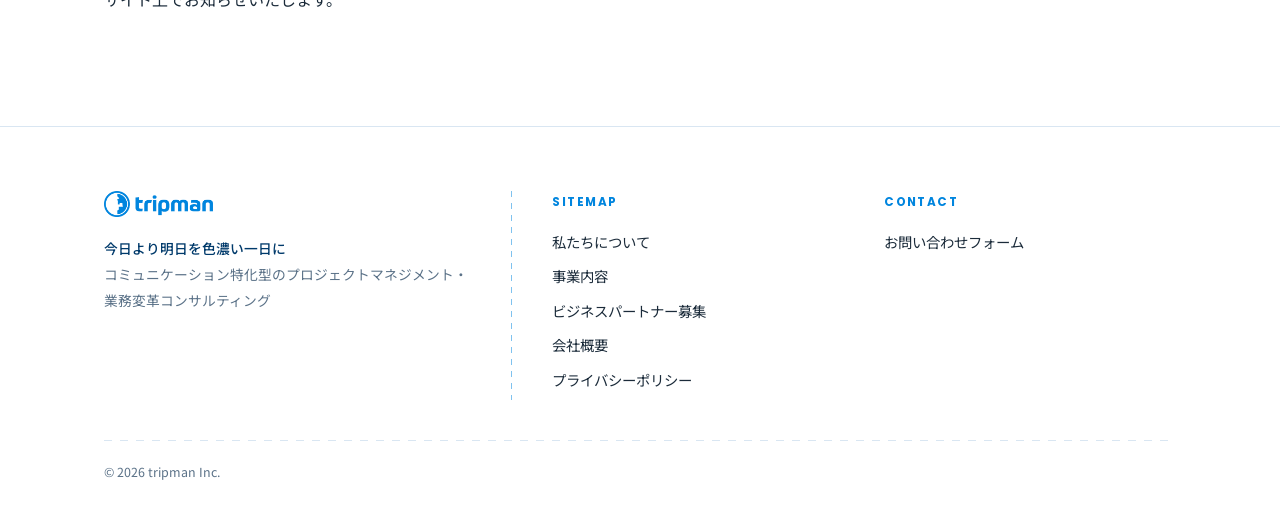
<file: privacy.html>
<!doctype html>
<html lang="ja">
<head>
<meta charset="utf-8">
<meta name="viewport" content="width=device-width, initial-scale=1">
<link rel="icon" href="favicon.ico" sizes="any">
<link rel="icon" type="image/png" href="assets/img/favicon-32.png">
<link rel="apple-touch-icon" href="assets/img/favicon-180.png">
<title>プライバシーポリシー｜株式会社tripman</title>
<meta name="description" content="株式会社tripmanにおける個人情報の取り扱いについて。">
<meta property="og:type" content="website">
<meta property="og:title" content="プライバシーポリシー｜株式会社tripman">
<meta property="og:description" content="個人情報の取り扱いについて。">
<meta property="og:url" content="https://tripman.co.jp/privacy.html">
<meta property="og:image" content="https://tripman.co.jp/assets/img/ogp.png">
<link rel="preconnect" href="https://fonts.googleapis.com">
<link rel="preconnect" href="https://fonts.gstatic.com" crossorigin>
<link href="https://fonts.googleapis.com/css2?family=Noto+Sans+JP:wght@400;500;700&family=Poppins:wght@500;600;700&display=swap" rel="stylesheet">
<link rel="stylesheet" href="assets/css/style.css?v=20260928b">
<!-- Google Analytics 4 — 測定ID取得後、この行の下のコメントを外し G-XXXXXXXXXX を実際のIDに差し替えてください
<script async src="https://www.googletagmanager.com/gtag/js?id=G-XXXXXXXXXX"></script>
<script>
  window.dataLayer = window.dataLayer || [];
  function gtag(){dataLayer.push(arguments);}
  gtag('js', new Date());
  gtag('config', 'G-XXXXXXXXXX');
</script>
-->
</head>
<body>

<header class="site-header" id="siteHeader">
  <div class="wrap">
    <a class="brand" href="index.html" aria-label="株式会社tripman トップへ">
      <img class="brand__logo" src="assets/img/logo-horiz.png" alt="tripman">
      <span class="brand__tag" data-i18n="common.commTagline">コミュニケーション特化型<br>プロジェクトマネジメント／業務変革コンサルティング</span>
    </a>
    <div class="lang lang--header" role="group" aria-label="言語切り替え / Language">
      <button type="button" data-lang="ja" aria-pressed="true">JP</button>
      <button type="button" data-lang="en" aria-pressed="false">EN</button>
    </div>
    <button class="hamburger" id="hamburger" aria-label="メニューを開閉" aria-expanded="false" aria-controls="primaryNav"><span></span></button>
    <nav class="nav" id="primaryNav" aria-label="メインナビゲーション">
      <span class="nav__tagline" data-i18n="common.commTagline">コミュニケーション特化型<br>プロジェクトマネジメント／業務変革コンサルティング</span>
      <ul class="nav__links">
        <li><a href="about.html" data-i18n="nav.about">私たちについて</a></li>
        <li><a href="services.html" data-i18n="nav.services">事業内容</a></li>
        <li><a href="partner.html" data-i18n="nav.partnerShort">パートナー募集</a></li>
        <li><a href="company.html" data-i18n="nav.company">会社概要</a></li>
      </ul>
      <div class="lang" role="group" aria-label="言語切り替え / Language">
        <button type="button" data-lang="ja" aria-pressed="true">JP</button>
        <button type="button" data-lang="en" aria-pressed="false">EN</button>
      </div>
      <a class="btn btn--primary nav__cta" href="contact.html" data-i18n="nav.contact">お問い合わせ</a>
    </nav>
  </div>
</header>
<div class="nav-scrim" id="navScrim" hidden></div>

<main>
  <section class="subhead">
    <div class="wrap">
      <p class="eyebrow">Privacy Policy</p>
      <h1>プライバシーポリシー</h1>
      <p class="subhead__lead nowrap-lead">個人情報の取り扱いに関する当社の方針です。</p>
    </div>
  </section>

  <section class="section" style="padding-block:56px 96px">
    <div class="wrap">
     <div class="prose">
      <p>株式会社tripman（以下「当社」といいます。）は、個人情報の保護に関する重要性を深く認識し、個人情報の保護に関する法律（以下「個人情報保護法」といいます。）その他の関係法令を遵守するとともに、以下のとおりプライバシーポリシー（以下「本ポリシー」といいます。）を定め、適切な取り扱いに努めます。</p>

      <h2>1. 事業者情報</h2>
      <p>法人名：株式会社tripman<br>所在地：埼玉県（リモート中心）<br>代表者：代表取締役　金子 朋一<br>連絡先：<a href="mailto:info@tripman.co.jp">info@tripman.co.jp</a></p>

      <h2>2. 取得する個人情報</h2>
      <p>当社は、事業運営に伴い以下の個人情報を取得します。</p>
      <ul>
        <li><strong>お問い合わせ窓口・ウェブサイト経由で取得する情報：</strong>会社名、氏名、メールアドレス、電話番号、お問い合わせ種別・内容、送信時のIPアドレス、ブラウザ情報等</li>
        <li><strong>お取引先様に関する情報：</strong>名刺情報、ご担当者様の氏名、連絡先、役職、業務上のコミュニケーション履歴等</li>
      </ul>

      <h2>3. 利用目的</h2>
      <p>当社は、取得した個人情報を以下の目的の範囲内で適切に利用します。</p>
      <ol>
        <li>コンサルティング業務、PMO業務その他当社サービスの提供および契約履行のため</li>
        <li>お取引先様との業務上のご連絡、契約管理、請求・支払処理のため</li>
        <li>お問い合わせやご相談への回答・対応のため（社内での記録・検討を含む）</li>
        <li>当社サービスに関するご案内、有用な情報の提供のため</li>
        <li>当社のサービス改善、マーケティングデータの調査・分析のため</li>
      </ol>

      <h2>4. 安全管理措置</h2>
      <p>当社は、個人情報の漏えい、滅失またはき損の防止その他の個人情報の安全管理のために、以下の措置を講じます。</p>
      <ul>
        <li><strong>基本方針の策定：</strong>個人情報の適正な取扱いの確保のため、本ポリシーを策定しています。</li>
        <li><strong>技術的・物理的安全管理措置：</strong>当社ウェブサイトのお問い合わせフォーム等を通じて個人情報を取得する際は、SSL（Secure Sockets Layer）による暗号化通信を利用し、情報の保護に努めます。また、個人データを取り扱う機器やクラウドサービスへのアクセス制御を実施し、不正アクセスを防止します。</li>
      </ul>

      <h2>5. 個人情報の委託</h2>
      <p>当社は、利用目的の達成に必要な範囲内において、個人情報の取扱いの全部または一部を外部の委託先（クラウドサービス事業者、システムの保守運用会社等）に委託する場合があります。この場合、当社は委託先において個人情報の安全管理が図られるよう、必要かつ適切な監督を行います。</p>

      <h2>6. 第三者提供</h2>
      <p>当社は、次に掲げる場合を除き、あらかじめご本人の同意を得ることなく、個人情報を第三者に提供いたしません。</p>
      <ol>
        <li>法令に基づく場合</li>
        <li>人の生命、身体または財産の保護のために必要がある場合であって、ご本人の同意を得ることが困難であるとき</li>
        <li>公衆衛生の向上または児童の健全な育成の推進のために特に必要がある場合であって、ご本人の同意を得ることが困難であるとき</li>
        <li>国の機関もしくは地方公共団体またはその委託を受けた者が法令の定める事務を遂行することに対して協力する必要がある場合であって、ご本人の同意を得ることにより当該事務の遂行に支障を及ぼすおそれがあるとき</li>
      </ol>

      <h2>7. 外部サービスの利用（アクセス解析ツール等）</h2>
      <p>当社ウェブサイトでは、利用状況の把握や品質向上のためにGoogle社の「Googleアナリティクス」を利用する場合があります。Googleアナリティクスは、Cookieを利用して情報を収集しますが、これらの情報は匿名で収集されており、個人を特定するものではありません。</p>
      <p>Cookieの利用を望まない場合は、お使いのブラウザの設定で無効化することができます。Googleアナリティクスの利用規約およびプライバシーポリシーについては、Google社のサイトをご確認ください。</p>

      <h2>8. 開示・訂正・利用停止・削除等の請求</h2>
      <p>当社が保有する個人情報について、ご本人から開示（電磁的記録の提供による開示を含みます）、訂正、追加、削除、利用停止、消去、または第三者提供の停止等のご請求があった場合、ご本人であることを確認のうえ、法令に従い遅滞なく対応いたします。ご請求は、下記お問い合わせ窓口までご連絡ください。開示等のご請求は、原則として無償で対応いたします。</p>

      <h2>9. お問い合わせ窓口</h2>
      <p>本ポリシーに関するお問い合わせ、または個人情報の取り扱いに関するご請求・ご相談等は、以下の窓口までご連絡ください。</p>
      <p>株式会社tripman　個人情報お問い合わせ窓口<br>メールアドレス：<a href="mailto:info@tripman.co.jp">info@tripman.co.jp</a></p>

      <h2>10. 制定・改定</h2>
      <p>制定日：2026年9月25日<br>当社は、必要に応じて本ポリシーを改定することがあります。改定した場合は、当社ウェブサイト上でお知らせいたします。</p>
     </div>
    </div>
  </section>
</main>

<footer class="site-footer">
  <div class="wrap">
    <div class="f-top">
      <div class="f-brand">
        <img src="assets/img/logo-horiz.png" alt="tripman" class="f-logo">
        <p class="f-purpose" data-i18n="footer.purpose">今日より明日を色濃い一日に</p>
        <p data-i18n="common.commTaglineFooter">コミュニケーション特化型のプロジェクトマネジメント・業務変革コンサルティング</p>
      </div>
      <div>
        <h4>Sitemap</h4>
        <ul>
          <li><a href="about.html" data-i18n="nav.about">私たちについて</a></li>
          <li><a href="services.html" data-i18n="nav.services">事業内容</a></li>
          <li><a href="partner.html" data-i18n="nav.partner">ビジネスパートナー募集</a></li>
          <li><a href="company.html" data-i18n="nav.company">会社概要</a></li>
          <li><a href="privacy.html" data-i18n="nav.privacy">プライバシーポリシー</a></li>
        </ul>
      </div>
      <div>
        <h4>Contact</h4>
        <ul>
          <li><a href="contact.html" data-i18n="nav.contact">お問い合わせフォーム</a></li>
        </ul>
      </div>
    </div>
    <div class="f-divider" aria-hidden="true"></div>
    <div class="f-bottom">
      <span>© 2026 tripman Inc.</span>
    </div>
  </div>
</footer>

<div class="i18n-banner" id="i18nBanner" role="status" hidden>
  <span id="i18nBannerText"></span>
  <button type="button" id="i18nBannerClose">OK</button>
</div>

<script src="assets/js/main.js"></script>
</body>
</html>
</file>
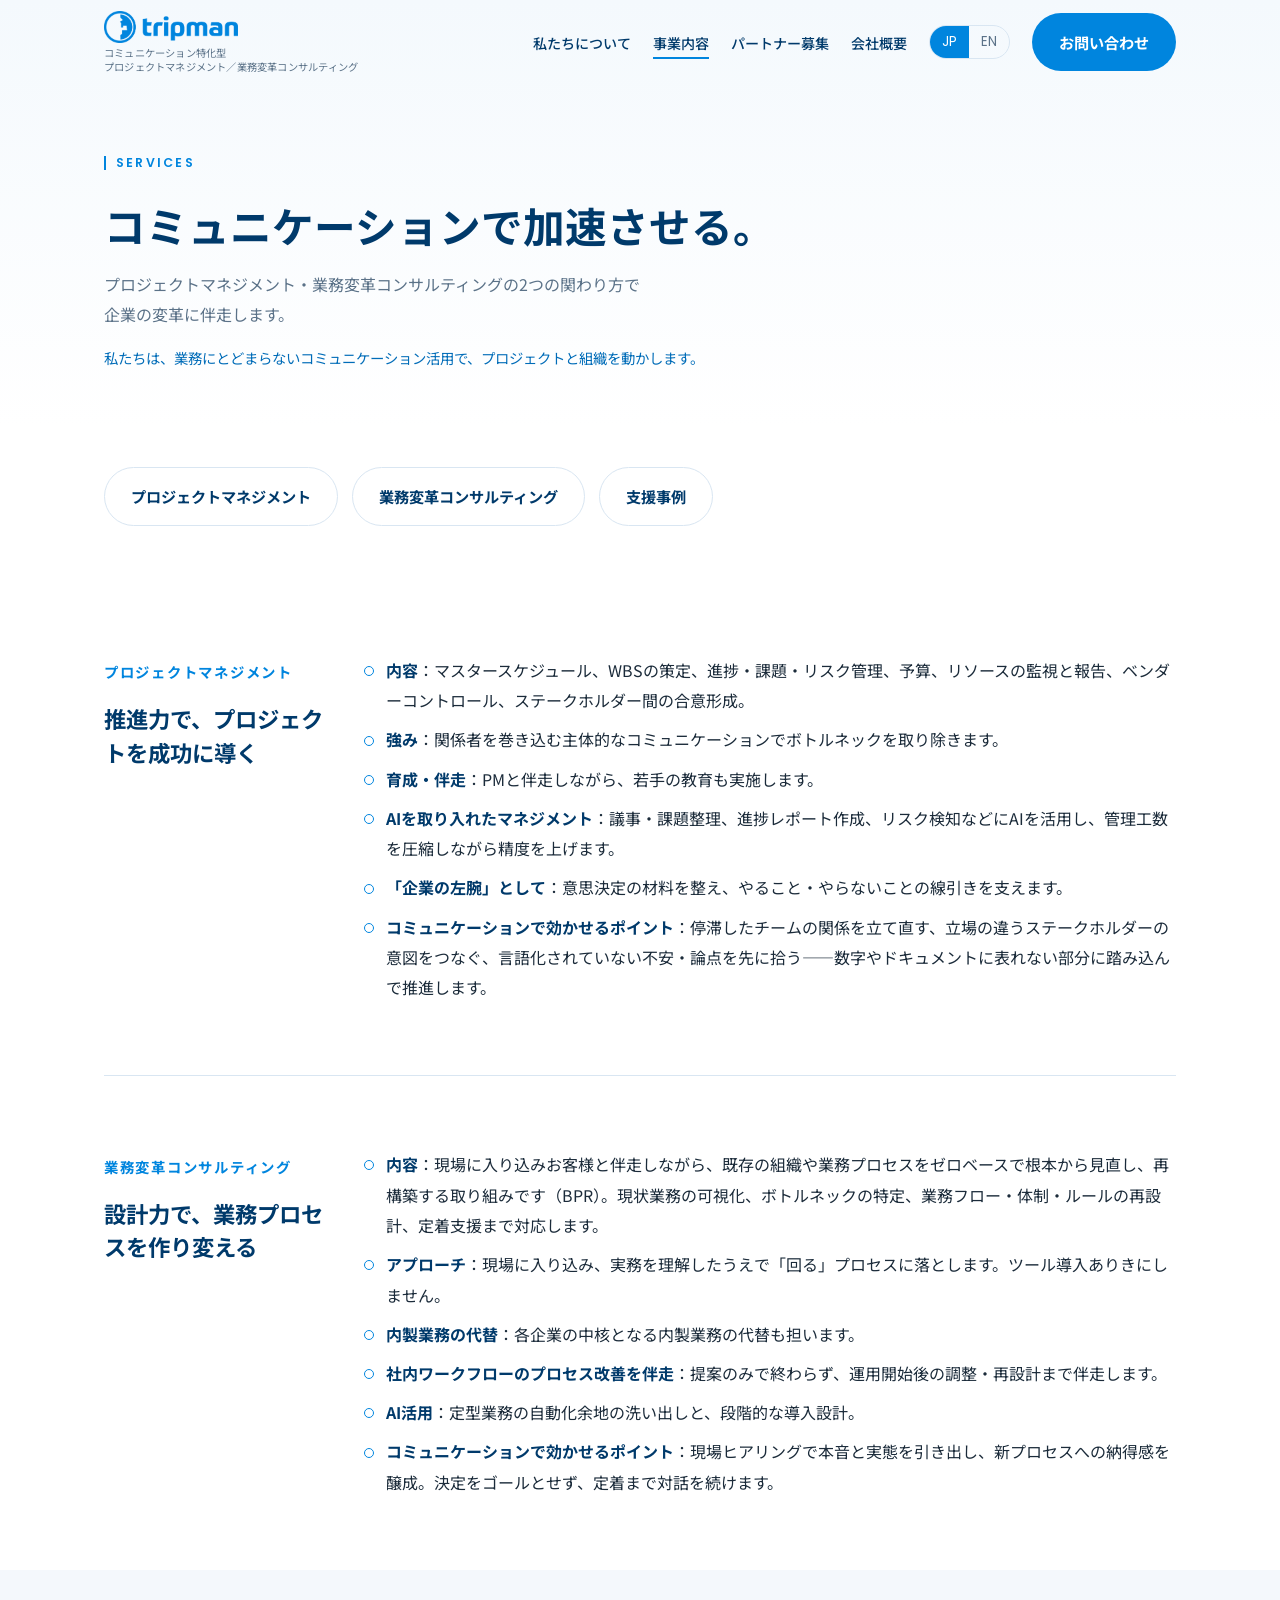
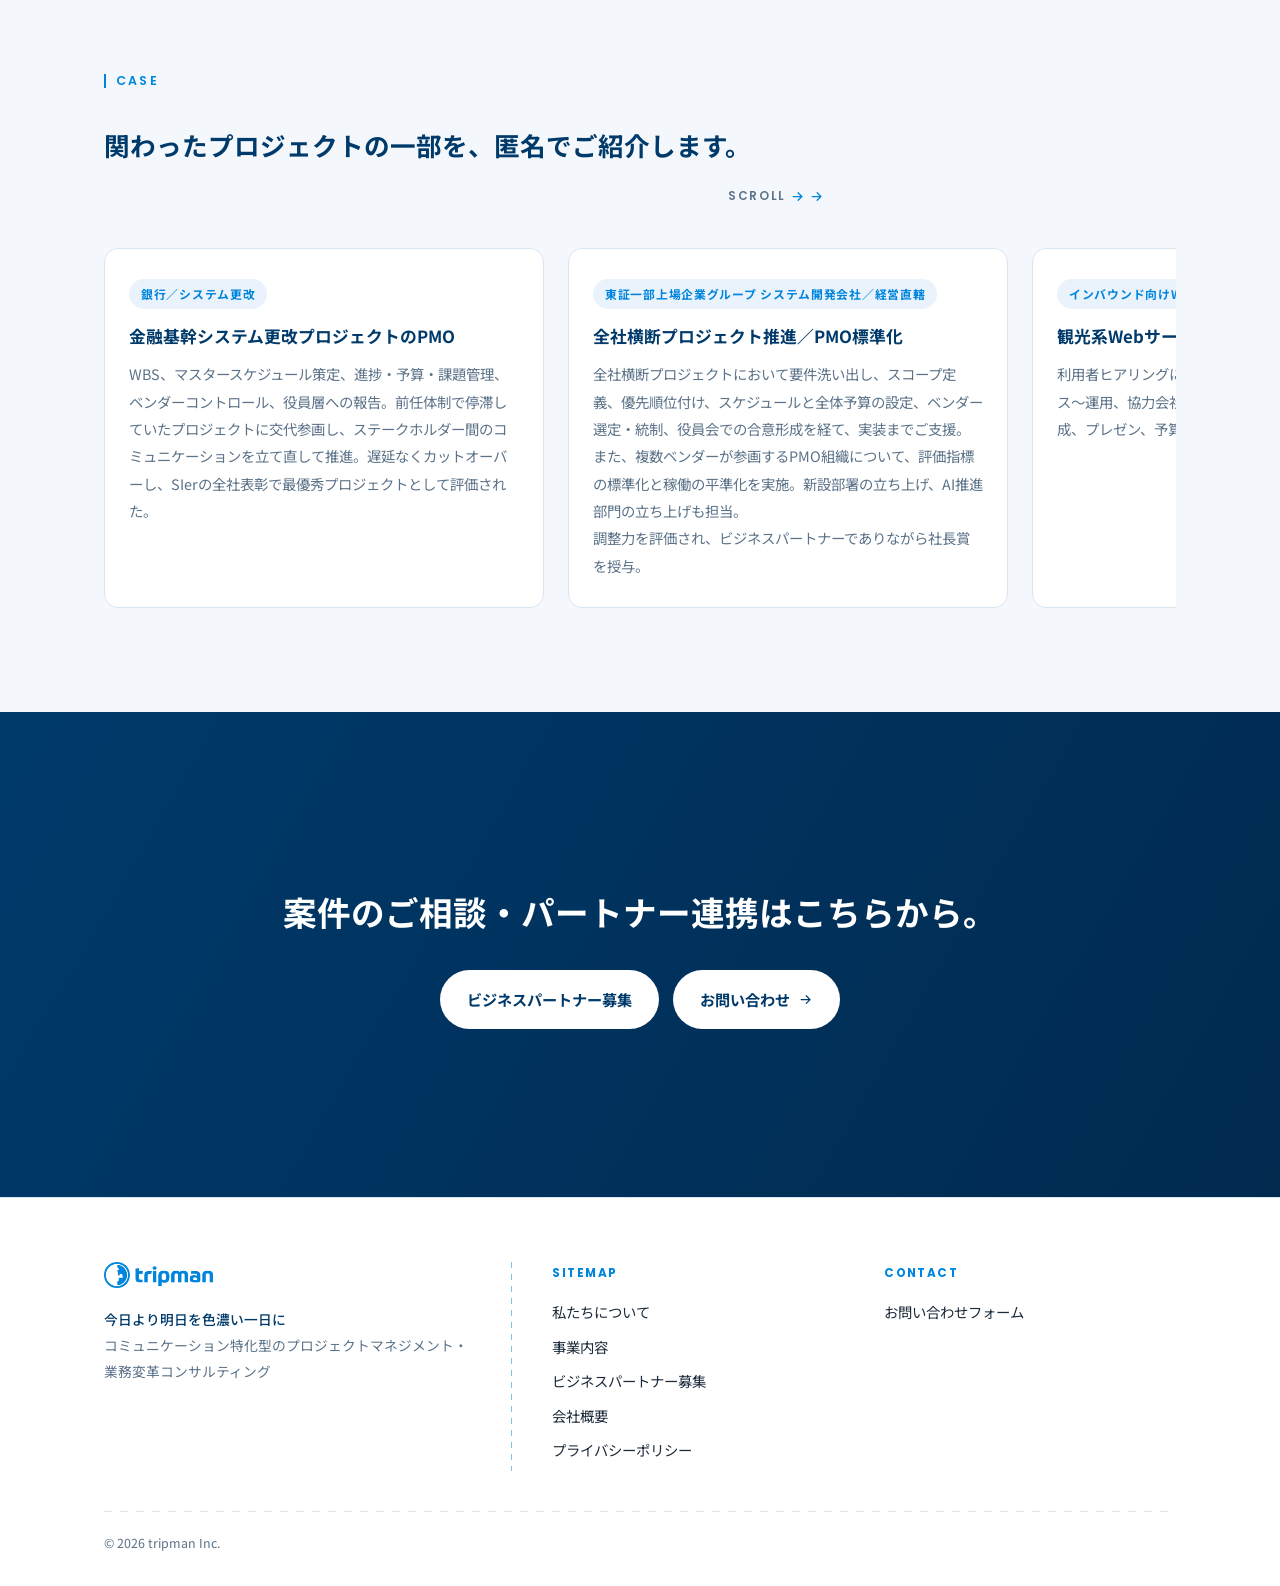
<file: services.html>
<!doctype html>
<html lang="ja">
<head>
<meta charset="utf-8">
<meta name="viewport" content="width=device-width, initial-scale=1">
<link rel="icon" href="favicon.ico" sizes="any">
<link rel="icon" type="image/png" href="assets/img/favicon-32.png">
<link rel="apple-touch-icon" href="assets/img/favicon-180.png">
<title>事業内容（プロジェクトマネジメント／業務変革コンサルティング）｜株式会社tripman</title>
<meta name="description" content="コミュニケーション特化型のプロジェクトマネジメント、業務変革コンサルティングの2つの事業と、AIを取り入れたマネジメント・ワークフロー改善の伴走支援、匿名の支援事例を紹介します。">
<meta property="og:type" content="website">
<meta property="og:title" content="事業内容（プロジェクトマネジメント／業務変革コンサルティング）｜株式会社tripman">
<meta property="og:description" content="コミュニケーションで加速させる。コミュニケーション特化型のプロジェクトマネジメント・業務変革コンサルティング。">
<meta property="og:url" content="https://tripman.co.jp/services.html">
<meta property="og:image" content="https://tripman.co.jp/assets/img/ogp.png">
<link rel="preconnect" href="https://fonts.googleapis.com">
<link rel="preconnect" href="https://fonts.gstatic.com" crossorigin>
<link href="https://fonts.googleapis.com/css2?family=Noto+Sans+JP:wght@400;500;700&family=Poppins:wght@500;600;700&display=swap" rel="stylesheet">
<link rel="stylesheet" href="assets/css/style.css?v=20260928b">
<!-- Google Analytics 4 — 測定ID取得後、この行の下のコメントを外し G-XXXXXXXXXX を実際のIDに差し替えてください
<script async src="https://www.googletagmanager.com/gtag/js?id=G-XXXXXXXXXX"></script>
<script>
  window.dataLayer = window.dataLayer || [];
  function gtag(){dataLayer.push(arguments);}
  gtag('js', new Date());
  gtag('config', 'G-XXXXXXXXXX');
</script>
-->
</head>
<body>

<header class="site-header" id="siteHeader">
  <div class="wrap">
    <a class="brand" href="index.html" aria-label="株式会社tripman トップへ">
      <img class="brand__logo" src="assets/img/logo-horiz.png" alt="tripman">
      <span class="brand__tag" data-i18n="common.commTagline">コミュニケーション特化型<br>プロジェクトマネジメント／業務変革コンサルティング</span>
    </a>
    <div class="lang lang--header" role="group" aria-label="言語切り替え / Language">
      <button type="button" data-lang="ja" aria-pressed="true">JP</button>
      <button type="button" data-lang="en" aria-pressed="false">EN</button>
    </div>
    <button class="hamburger" id="hamburger" aria-label="メニューを開閉" aria-expanded="false" aria-controls="primaryNav"><span></span></button>
    <nav class="nav" id="primaryNav" aria-label="メインナビゲーション">
      <span class="nav__tagline" data-i18n="common.commTagline">コミュニケーション特化型<br>プロジェクトマネジメント／業務変革コンサルティング</span>
      <ul class="nav__links">
        <li><a href="about.html" data-i18n="nav.about">私たちについて</a></li>
        <li><a href="services.html" aria-current="page" data-i18n="nav.services">事業内容</a></li>
        <li><a href="partner.html" data-i18n="nav.partnerShort">パートナー募集</a></li>
        <li><a href="company.html" data-i18n="nav.company">会社概要</a></li>
      </ul>
      <div class="lang" role="group" aria-label="言語切り替え / Language">
        <button type="button" data-lang="ja" aria-pressed="true">JP</button>
        <button type="button" data-lang="en" aria-pressed="false">EN</button>
      </div>
      <a class="btn btn--primary nav__cta" href="contact.html" data-i18n="nav.contact">お問い合わせ</a>
    </nav>
  </div>
</header>
<div class="nav-scrim" id="navScrim" hidden></div>

<main>
  <section class="subhead">
    <div class="wrap">
      <p class="eyebrow">Services</p>
      <h1>コミュニケーションで加速させる。</h1>
      <p class="subhead__lead"><span style="white-space:nowrap">プロジェクトマネジメント・業務変革コンサルティングの2つの関わり方で</span><br class="br-desktop">企業の変革に伴走します。</p>
      <p class="subhead__comm">私たちは、業務にとどまらないコミュニケーション活用で、プロジェクトと組織を動かします。</p>
    </div>
  </section>

  <div class="wrap" style="padding-top:40px">
    <div class="hero__actions">
      <a class="btn btn--ghost" href="#pm">プロジェクトマネジメント</a>
      <a class="btn btn--ghost" href="#bpr">業務変革コンサルティング</a>
      <a class="btn btn--ghost" href="#case">支援事例</a>
    </div>
  </div>

  <section class="section" style="padding-block:56px 0">
    <div class="wrap">

      <div class="svc-block" id="pm">
        <div class="svc-block__grid">
          <div class="svc-block__label">
            <p class="tag">プロジェクトマネジメント</p>
            <h2>推進力で、プロジェクトを成功に導く</h2>
          </div>
          <div>
            <ul class="svc-list">
              <li><strong>内容</strong>：マスタースケジュール、WBSの策定、進捗・課題・リスク管理、予算、リソースの監視と報告、ベンダーコントロール、ステークホルダー間の合意形成。</li>
              <li><strong>強み</strong>：関係者を巻き込む主体的なコミュニケーションでボトルネックを取り除きます。</li>
              <li><strong>育成・伴走</strong>：PMと伴走しながら、若手の教育も実施します。</li>
              <li><strong>AIを取り入れたマネジメント</strong>：議事・課題整理、進捗レポート作成、リスク検知などにAIを活用し、管理工数を圧縮しながら精度を上げます。</li>
              <li><strong>「企業の左腕」として</strong>：意思決定の材料を整え、やること・やらないことの線引きを支えます。</li>
              <li><strong>コミュニケーションで効かせるポイント</strong>：停滞したチームの関係を立て直す、立場の違うステークホルダーの意図をつなぐ、言語化されていない不安・論点を先に拾う——数字やドキュメントに表れない部分に踏み込んで推進します。</li>
            </ul>
          </div>
        </div>
      </div>

      <div class="svc-block" id="bpr">
        <div class="svc-block__grid">
          <div class="svc-block__label">
            <p class="tag">業務変革コンサルティング</p>
            <h2>設計力で、業務プロセスを作り変える</h2>
          </div>
          <div>
            <ul class="svc-list">
              <li><strong>内容</strong>：現場に入り込みお客様と伴走しながら、既存の組織や業務プロセスをゼロベースで根本から見直し、再構築する取り組みです（BPR）。現状業務の可視化、ボトルネックの特定、業務フロー・体制・ルールの再設計、定着支援まで対応します。</li>
              <li><strong>アプローチ</strong>：現場に入り込み、実務を理解したうえで「回る」プロセスに落とします。ツール導入ありきにしません。</li>
              <li><strong>内製業務の代替</strong>：各企業の中核となる内製業務の代替も担います。</li>
              <li><strong>社内ワークフローのプロセス改善を伴走</strong>：提案のみで終わらず、運用開始後の調整・再設計まで伴走します。</li>
              <li><strong>AI活用</strong>：定型業務の自動化余地の洗い出しと、段階的な導入設計。</li>
              <li><strong>コミュニケーションで効かせるポイント</strong>：現場ヒアリングで本音と実態を引き出し、新プロセスへの納得感を醸成。決定をゴールとせず、定着まで対話を続けます。</li>
            </ul>
          </div>
        </div>
      </div>

    </div>
  </section>

  <section class="section section--alt" id="case">
    <div class="wrap">
      <div class="sec-head">
        <p class="eyebrow">Case</p>
        <p class="h3">関わったプロジェクトの一部を、匿名でご紹介します。</p>
        <p class="scroll-hint" aria-hidden="true">Scroll
          <svg viewBox="0 0 24 24" fill="none"><path d="M5 12h14M13 6l6 6-6 6" stroke="currentColor" stroke-width="2" stroke-linecap="round" stroke-linejoin="round"/></svg>
          <svg viewBox="0 0 24 24" fill="none"><path d="M5 12h14M13 6l6 6-6 6" stroke="currentColor" stroke-width="2" stroke-linecap="round" stroke-linejoin="round"/></svg>
        </p>
      </div>
      <div class="cases">
        <article class="case reveal">
          <span class="case__tag">銀行／システム更改</span>
          <h3>金融基幹システム更改プロジェクトのPMO</h3>
          <p>WBS、マスタースケジュール策定、進捗・予算・課題管理、ベンダーコントロール、役員層への報告。前任体制で停滞していたプロジェクトに交代参画し、ステークホルダー間のコミュニケーションを立て直して推進。遅延なくカットオーバーし、SIerの全社表彰で最優秀プロジェクトとして評価された。</p>
        </article>
        <article class="case reveal">
          <span class="case__tag">東証一部上場企業グループ システム開発会社／経営直轄</span>
          <h3>全社横断プロジェクト推進／PMO標準化</h3>
          <p>全社横断プロジェクトにおいて要件洗い出し、スコープ定義、優先順位付け、スケジュールと全体予算の設定、ベンダー選定・統制、役員会での合意形成を経て、実装までご支援。また、複数ベンダーが参画するPMO組織について、評価指標の標準化と稼働の平準化を実施。新設部署の立ち上げ、AI推進部門の立ち上げも担当。<br>調整力を評価され、ビジネスパートナーでありながら社長賞を授与。</p>
        </article>
        <article class="case reveal">
          <span class="case__tag">インバウンド向けWebアプリ</span>
          <h3>観光系Webサービスの企画〜運用（事業立ち上げ）</h3>
          <p>利用者ヒアリングによる課題の言語化、要件定義〜リリース〜運用、協力会社のベンダーコントロール、提案資料作成、プレゼン、予算管理、補助金申請まで一気通貫で対応。</p>
        </article>
      </div>
    </div>
  </section>

  <section class="section cta-band">
    <div class="wrap">
      <h2>案件のご相談・パートナー連携はこちらから。</h2>
      <div class="hero__actions" style="justify-content:center">
        <a class="btn btn--onDark" href="partner.html">ビジネスパートナー募集</a>
        <a class="btn btn--onDark" href="contact.html">お問い合わせ
          <svg viewBox="0 0 24 24" fill="none" aria-hidden="true"><path d="M5 12h14M13 6l6 6-6 6" stroke="currentColor" stroke-width="2" stroke-linecap="round" stroke-linejoin="round"/></svg>
        </a>
      </div>
    </div>
  </section>
</main>

<footer class="site-footer">
  <div class="wrap">
    <div class="f-top">
      <div class="f-brand">
        <img src="assets/img/logo-horiz.png" alt="tripman" class="f-logo">
        <p class="f-purpose" data-i18n="footer.purpose">今日より明日を色濃い一日に</p>
        <p data-i18n="common.commTaglineFooter">コミュニケーション特化型のプロジェクトマネジメント・業務変革コンサルティング</p>
      </div>
      <div>
        <h4>Sitemap</h4>
        <ul>
          <li><a href="about.html" data-i18n="nav.about">私たちについて</a></li>
          <li><a href="services.html" data-i18n="nav.services">事業内容</a></li>
          <li><a href="partner.html" data-i18n="nav.partner">ビジネスパートナー募集</a></li>
          <li><a href="company.html" data-i18n="nav.company">会社概要</a></li>
          <li><a href="privacy.html" data-i18n="nav.privacy">プライバシーポリシー</a></li>
        </ul>
      </div>
      <div>
        <h4>Contact</h4>
        <ul>
          <li><a href="contact.html" data-i18n="nav.contact">お問い合わせフォーム</a></li>
        </ul>
      </div>
    </div>
    <div class="f-divider" aria-hidden="true"></div>
    <div class="f-bottom">
      <span>© 2026 tripman Inc.</span>
    </div>
  </div>
</footer>

<div class="i18n-banner" id="i18nBanner" role="status" hidden>
  <span id="i18nBannerText"></span>
  <button type="button" id="i18nBannerClose">OK</button>
</div>

<script src="assets/js/main.js"></script>
</body>
</html>
</file>
<file: assets/css/style.css>
/* =========================================================
   tripman corporate site — style.css
   Brand: #0085de (logo blue) / #003a6b (deep navy accent)
   Font : Noto Sans JP (JA), Poppins (Latin display)
   ========================================================= */

:root {
  --brand: #0085de;
  --brand-dark: #006cb8;
  --ink: #003a6b;
  --ink-deep: #012a4f;
  --text: #1b2b3a;
  --muted: #5b7288;
  --line: #d9e6f2;
  --bg: #ffffff;
  --bg-alt: #f4f8fc;
  --bg-tint: #eaf3fb;
  --white: #ffffff;
  --maxw: 1120px;
  --gutter: 24px;
  --header-h: 84px;
  --radius: 14px;
  --shadow-sm: 0 1px 2px rgba(3, 42, 79, .06), 0 6px 20px rgba(3, 42, 79, .06);
  --shadow-md: 0 10px 40px rgba(3, 42, 79, .12);
  --ease: cubic-bezier(.22, .61, .36, 1);
  --font-ja: "Noto Sans JP", -apple-system, BlinkMacSystemFont, "Segoe UI", "Hiragino Kaku Gothic ProN", "Yu Gothic", Meiryo, sans-serif;
  --font-latin: "Poppins", var(--font-ja);
}

* { box-sizing: border-box; }

html { scroll-behavior: smooth; }
@media (prefers-reduced-motion: reduce) {
  html { scroll-behavior: auto; }
}

body {
  margin: 0;
  font-family: var(--font-ja);
  color: var(--text);
  background: var(--bg);
  line-height: 1.9;
  font-size: 16px;
  -webkit-font-smoothing: antialiased;
  text-rendering: optimizeLegibility;
}

img { max-width: 100%; height: auto; display: block; }
a { color: inherit; text-decoration: none; }
button { font-family: inherit; }

/* ---------- layout helpers ---------- */
.wrap {
  width: 100%;
  max-width: var(--maxw);
  margin-inline: auto;
  padding-inline: var(--gutter);
}

.section { padding-block: 96px; position: relative; }
.section--alt { background: var(--bg-alt); }
.section--tint { background: var(--bg-tint); }

@media (max-width: 767px) {
  .section { padding-block: 56px; }
}

/* ---------- eyebrow / headings ---------- */
.eyebrow {
  display: inline-flex;
  align-items: center;
  gap: 10px;
  font-family: var(--font-latin);
  font-weight: 600;
  font-size: .78rem;
  letter-spacing: .18em;
  text-transform: uppercase;
  color: var(--brand);
  margin: 0 0 20px;
}
.eyebrow::before {
  content: "";
  width: 2px;
  height: 1.15em;
  background: var(--brand);
  display: inline-block;
}
.section--dark .eyebrow { color: #7cc4f2; }
.section--dark .eyebrow::before { background: #7cc4f2; }

.h2 {
  font-size: clamp(1.55rem, 1.1rem + 1.9vw, 2.3rem);
  line-height: 1.5;
  font-weight: 700;
  color: var(--ink);
  margin: 0 0 20px;
  letter-spacing: .01em;
}
.section--dark .h2 { color: #fff; }

.lead {
  font-size: 1.02rem;
  color: var(--muted);
  margin: 0 0 8px;
}
.section--dark .lead { color: rgba(255, 255, 255, .82); }

/* ---------- buttons ---------- */
.btn {
  display: inline-flex;
  align-items: center;
  gap: .5em;
  padding: 14px 26px;
  border-radius: 999px;
  font-weight: 700;
  font-size: .95rem;
  border: 1.5px solid transparent;
  cursor: pointer;
  transition: transform .2s var(--ease), background-color .2s, color .2s, border-color .2s;
  white-space: nowrap;
}
.btn svg { width: 1em; height: 1em; }
.btn--primary { background: var(--brand); color: #fff; }
.btn--primary:hover { background: var(--brand-dark); transform: translateY(-2px); }
.btn--ghost { border-color: var(--line); color: var(--ink); background: #fff; }
.btn--ghost:hover { border-color: var(--brand); color: var(--brand); transform: translateY(-2px); }
.btn--onDark { background: #fff; color: var(--ink); }
.btn--onDark:hover { background: var(--bg-tint); transform: translateY(-2px); }

/* =========================================================
   Header
   ========================================================= */
.site-header {
  position: fixed;
  inset: 0 0 auto 0;
  z-index: 100;
  height: var(--header-h);
  display: flex;
  align-items: center;
  transition: height .3s var(--ease), background-color .3s, box-shadow .3s;
}
.site-header .wrap {
  display: flex;
  align-items: center;
  gap: 24px;
  width: 100%;
}
/* NOTE: the blurred background lives on a ::before, not on .site-header itself.
   backdrop-filter/filter/transform on .site-header would create a new
   containing block for its fixed-position descendants (the mobile nav drawer),
   which is what caused the drawer to render off-screen once the page scrolled. */
.site-header::before {
  content: "";
  position: absolute;
  inset: 0;
  z-index: -1;
  background: rgba(255, 255, 255, .92);
  backdrop-filter: blur(8px);
  opacity: 0;
  transition: opacity .3s;
}
.site-header.is-scrolled {
  height: 64px;
  box-shadow: 0 1px 0 var(--line);
}
.site-header.is-scrolled::before { opacity: 1; }

.brand {
  display: flex;
  flex-direction: column;
  align-items: flex-start;
  gap: 3px;
  flex-shrink: 0;
}
.brand__logo { height: 32px; width: auto; }
.brand__tag {
  font-size: .64rem;
  letter-spacing: .02em;
  line-height: 1.35;
  color: var(--muted);
}
.site-header.is-scrolled .brand { gap: 0; }
.site-header.is-scrolled .brand__logo { height: 27px; }
.site-header.is-scrolled .brand__tag { display: none; }

.nav { margin-left: auto; display: flex; align-items: center; gap: 22px; }
.nav__links { display: flex; gap: 22px; list-style: none; margin: 0; padding: 0; }
.nav__links a {
  font-size: .88rem;
  font-weight: 500;
  color: var(--ink);
  position: relative;
  padding-block: 6px;
  white-space: nowrap;
}
.nav__links a::after {
  content: "";
  position: absolute;
  left: 0; bottom: 0;
  width: 100%;
  height: 2px;
  background: var(--brand);
  transform: scaleX(0);
  transform-origin: left;
  transition: transform .25s var(--ease);
}
.nav__links a:hover::after { transform: scaleX(1); }
.nav__links a[aria-current="page"]::after { transform: scaleX(1); }

.lang {
  display: inline-flex;
  border: 1px solid var(--line);
  border-radius: 999px;
  overflow: hidden;
  font-family: var(--font-latin);
  font-size: .76rem;
  font-weight: 600;
}
.lang button {
  border: 0;
  background: transparent;
  color: var(--muted);
  padding: 6px 12px;
  cursor: pointer;
  transition: background-color .2s, color .2s;
}
.lang button[aria-pressed="true"] { background: var(--brand); color: #fff; }

/* header-level copy (same markup, same JS listeners via .lang selector):
   shown instead of the in-drawer one once the drawer becomes off-canvas,
   so JP/EN stays reachable without opening the menu */
.lang--header { display: none; }

.nav__cta { display: inline-flex; }

.hamburger {
  display: none;
  width: 44px; height: 44px;
  border: 1px solid var(--line);
  border-radius: 10px;
  background: #fff;
  cursor: pointer;
  align-items: center;
  justify-content: center;
  margin-left: auto;
}
.hamburger span, .hamburger span::before, .hamburger span::after {
  content: "";
  display: block;
  width: 20px; height: 2px;
  background: var(--ink);
  position: relative;
  transition: transform .25s var(--ease), opacity .2s;
}
.hamburger span::before { position: absolute; top: -6px; }
.hamburger span::after { position: absolute; top: 6px; }
.is-menu-open .hamburger span { background: transparent; }
.is-menu-open .hamburger span::before { transform: translateY(6px) rotate(45deg); }
.is-menu-open .hamburger span::after { transform: translateY(-6px) rotate(-45deg); }

@media (max-width: 1040px) {
  .brand__tag { display: none; }
  .hamburger { display: inline-flex; margin-left: 0; }
  .nav > .lang { display: none; }
  .lang--header { display: inline-flex; margin-left: auto; }
  .nav {
    position: fixed;
    inset: 0 0 0 auto;
    width: min(82vw, 340px);
    background: #fff;
    flex-direction: column;
    align-items: stretch;
    gap: 0;
    padding: calc(var(--header-h) + 20px) 28px 40px;
    box-shadow: var(--shadow-md);
    transform: translateX(100%);
    transition: transform .35s var(--ease);
    overflow-y: auto;
  }
  .nav.is-open { transform: translateX(0); }
  .nav__links { flex-direction: column; gap: 4px; }
  .nav__links a {
    /* .nav__links's flex items are the <li>s, not these <a>s — an <a> stays
       display:inline by default, so its padding paints but reserves no
       vertical space and margin-bottom is ignored outright. That silently
       broke every spacing fix attempted here until this line was added:
       without it the active item's highlight visually overlapped its
       neighbor regardless of how large the margin was set. */
    display: block;
    padding: 14px 4px 2px 14px;
    margin-bottom: 48px;
    border-bottom: 1px solid var(--line);
    border-left: 3px solid transparent;
    font-size: 1rem;
  }
  /* the hover underline is tuned for the inline desktop nav; in the stacked
     mobile drawer it sat detached from the text, which read as "misaligned" */
  .nav__links a::after { display: none; }
  .nav__links a[aria-current="page"] {
    border-left-color: var(--brand);
    color: var(--brand);
    font-weight: 700;
    background: var(--bg-tint);
  }
  .nav__tagline {
    display: block;
    font-size: .78rem;
    color: var(--muted);
    margin: 8px 0 20px;
  }
  .lang { align-self: flex-start; margin-top: 22px; }
  .nav__cta { margin-top: 18px; }
  .nav__cta .btn { width: 100%; justify-content: center; }
}
@media (min-width: 1041px) {
  .nav__tagline { display: none; }
}

.nav-scrim {
  position: fixed;
  inset: 0;
  background: rgba(1, 42, 79, .35);
  opacity: 0;
  visibility: hidden;
  transition: opacity .3s;
  z-index: 99;
}
.is-menu-open .nav-scrim { opacity: 1; visibility: visible; }

/* =========================================================
   Hero + date-change-line animation
   ========================================================= */
.hero {
  position: relative;
  min-height: 100vh;
  min-height: 100svh;
  display: flex;
  align-items: center;
  overflow: hidden;
  background:
    radial-gradient(120% 80% at 78% 0%, #eaf4fd 0%, rgba(234, 244, 253, 0) 60%),
    linear-gradient(180deg, #fbfdff 0%, #ffffff 100%);
}

/* left / right faint brightness split (yesterday / tomorrow) — pivots on the main line (~22%) */
.hero__split {
  position: absolute;
  inset: 0;
  z-index: 0;
  background: linear-gradient(90deg, rgba(3, 42, 79, .028) 0%, rgba(3, 42, 79, .022) 21.5%, rgba(255, 255, 255, 0) 22.5%, rgba(255, 255, 255, 0) 100%);
  opacity: 1;
}
.hero.anim-ready .hero__split { animation: splitIn 1s ease .5s both; }
.hero.is-revealed .hero__split { animation: none; }
@keyframes splitIn { from { opacity: 0; } to { opacity: 1; } }

/* the descending lines */
.dateline {
  position: absolute;
  inset: 0;
  z-index: 1;
  pointer-events: none;
}
.dateline span {
  position: absolute;
  top: 0;
  width: 1px;
  height: 100%;
  background: linear-gradient(180deg, rgba(0, 133, 222, 0) 0%, rgba(0, 133, 222, .5) 18%, rgba(0, 133, 222, .5) 82%, rgba(0, 133, 222, 0) 100%);
  transform-origin: top;
  /* resting state = visible (thumbnail / no-JS shows the full hero) */
  transform: scaleY(1);
  opacity: .16;
}

/* main line: the International Date Line, drawn as a real zig-zag */
.dateline__idl {
  position: absolute;
  top: 0;
  height: 100%;
  width: 190px;              /* viewBox 100 wide → 1.9x */
  left: calc(16% - 38px);    /* vertical body (x≈20) lands near 16% of the viewport */
  overflow: visible;
}
.dateline__idl path {
  fill: none;
  stroke: var(--brand);
  stroke-width: 1.75;
  stroke-linejoin: miter;
  vector-effect: non-scaling-stroke;
  opacity: .42;   /* resting state = fully drawn, sits behind the type */
}

/* animation plays only once JS marks the hero ready (v1.1: slowed down per review feedback) */
.hero.anim-ready .dateline span { animation: lineDrop 1.5s var(--ease) both; }
.hero.anim-ready .dateline span:nth-of-type(1) { animation-delay: .16s; }
.hero.anim-ready .dateline span:nth-of-type(2) { animation-delay: .36s; }
.hero.anim-ready .dateline span:nth-of-type(3) { animation-delay: .56s; }
.hero.anim-ready .dateline span:nth-of-type(4) { animation-delay: .76s; }
.hero.anim-ready .dateline__idl path {
  stroke-dasharray: 1900;
  animation: idlDraw 1.9s var(--ease) 0s both;
}
.hero.is-revealed .dateline span { animation: none; }
.hero.is-revealed .dateline__idl path { animation: none; stroke-dashoffset: 0; }

@keyframes lineDrop {
  0%   { transform: scaleY(0); opacity: .9; }
  70%  { transform: scaleY(1); opacity: .7; }
  100% { transform: scaleY(1); opacity: .16; }
}
@keyframes idlDraw {
  from { stroke-dashoffset: 1900; opacity: .8; }
  to   { stroke-dashoffset: 0; opacity: .42; }
}

/* giant faint circle mark echo */
.hero__mark {
  position: absolute;
  right: -8vw;
  top: 50%;
  transform: translateY(-50%);
  width: min(52vw, 620px);
  aspect-ratio: 1;
  border: 2px solid rgba(0, 133, 222, .12);
  border-radius: 50%;
  z-index: 0;
}

.hero__inner { position: relative; z-index: 3; padding-block: 120px; max-width: 760px; }

.hero__eyebrow {
  font-family: var(--font-latin);
  font-weight: 600;
  letter-spacing: .16em;
  text-transform: uppercase;
  font-size: .8rem;
  color: var(--brand);
  margin: 0 0 26px;
}
.hero__title {
  font-family: var(--font-latin);
  font-weight: 700;
  font-size: clamp(2.2rem, 1.2rem + 4.6vw, 4rem);
  line-height: 1.16;
  color: var(--ink-deep);
  margin: 0 0 18px;
  letter-spacing: .005em;
  text-wrap: balance;
}
.hero__title em {
  display: block;
  font-family: var(--font-ja);
  font-style: normal;
  font-weight: 500;
  font-size: clamp(.92rem, .8rem + .6vw, 1.15rem);
  line-height: 1.8;
  color: var(--muted);
  margin-top: 16px;
  letter-spacing: .04em;
}
.hero__sub {
  font-size: clamp(1.05rem, .95rem + .7vw, 1.4rem);
  font-weight: 700;
  color: var(--ink);
  margin: 0 0 40px;
}
.hero__actions { display: flex; flex-wrap: wrap; gap: 14px; }

/* enhancement: fade-up runs once when JS adds .anim-ready; resting state is fully visible */
/* v1.1追加修正: 日付変更線アニメーション後に続けて表示される文章が
   早送りに見えるとの指摘を受け、表示速度を0.8倍（時間を1.25倍）に調整 */
.hero.anim-ready .hero__eyebrow { animation: heroUp .75s var(--ease) 1.56s both; }
.hero.anim-ready .hero__title   { animation: heroUp .88s var(--ease) 1.73s both; }
.hero.anim-ready .hero__sub     { animation: heroUp .88s var(--ease) 1.9s both; }
.hero.anim-ready .hero__actions { animation: heroUp .88s var(--ease) 2.05s both; }
.hero.is-revealed .hero__eyebrow,
.hero.is-revealed .hero__title,
.hero.is-revealed .hero__sub,
.hero.is-revealed .hero__actions { animation: none; }

@keyframes heroUp {
  from { opacity: 0; transform: translateY(16px); }
  to   { opacity: 1; transform: none; }
}

.hero__scroll {
  position: absolute;
  left: 50%;
  bottom: 26px;
  transform: translateX(-50%);
  font-family: var(--font-latin);
  font-size: .68rem;
  letter-spacing: .2em;
  text-transform: uppercase;
  color: var(--muted);
  z-index: 3;
  display: flex;
  flex-direction: column;
  align-items: center;
  gap: 8px;
}
.hero__scroll::after {
  content: "";
  width: 1px; height: 40px;
  background: linear-gradient(var(--brand), transparent);
  animation: scrollPulse 1.8s ease-in-out infinite;
}
@keyframes scrollPulse {
  0%, 100% { transform: scaleY(.4); opacity: .4; transform-origin: top; }
  50% { transform: scaleY(1); opacity: 1; transform-origin: top; }
}

@media (max-width: 767px) {
  .hero { min-height: 90svh; }
  .hero__inner { padding-block: 104px 72px; }
  .hero__mark { width: 62vw; right: -16vw; top: 30%; }
  .dateline span:nth-of-type(n+3) { display: none; }
  .dateline__idl { width: 150px; left: calc(13% - 30px); opacity: .8; }
  .hero__eyebrow { margin-bottom: 20px; font-size: .72rem; }
  .hero__sub { margin-bottom: 32px; }
  .hero__actions { gap: 10px; }
  .hero__actions .btn { flex: 1 1 auto; justify-content: center; }
}

@media (prefers-reduced-motion: reduce) {
  .hero__split { opacity: 1; transition: none; }
  .hero .dateline span,
  .hero.anim-ready .dateline span { animation: none; transform: scaleY(1); }
  .hero.anim-ready .dateline__idl path { animation: none; stroke-dashoffset: 0; }
  .hero.anim-ready .hero__eyebrow,
  .hero.anim-ready .hero__title,
  .hero.anim-ready .hero__sub,
  .hero.anim-ready .hero__actions { animation: none; }
  .hero__scroll::after { animation: none; }
}

/* =========================================================
   Generic content blocks
   ========================================================= */
.block-head { max-width: 720px; margin-bottom: 48px; }

.split {
  display: grid;
  grid-template-columns: 1fr 1fr;
  gap: 56px;
  align-items: start;
}
@media (max-width: 860px) { .split { grid-template-columns: 1fr; gap: 28px; } }

.stack > * + * { margin-top: 1.1em; }

/* top-page Partner block: the right column's plain paragraph sat visually
   higher than the left eyebrow+heading's text baseline — nudge it down to
   align both columns' top edges */
#partner .split > .stack { padding-top: 6px; }

/* pv/value panel */
.pv {
  display: grid;
  grid-template-columns: 1fr 1fr;
  gap: 40px;
  padding: 40px;
  border: 1px solid var(--line);
  border-radius: var(--radius);
  background: #fff;
  position: relative;
  overflow: hidden;
}
.pv::before {
  content: "";
  position: absolute;
  left: 50%; top: 0; bottom: 0;
  width: 1px;
  background: repeating-linear-gradient(180deg, var(--brand) 0 6px, transparent 6px 14px);
  opacity: .5;
}
.pv h3 {
  font-family: var(--font-latin);
  font-size: .8rem;
  letter-spacing: .14em;
  text-transform: uppercase;
  color: var(--brand);
  margin: 0 0 14px;
}
.pv p { margin: 0; }
.pv .pv__main { font-size: 1.12rem; font-weight: 700; color: var(--ink); line-height: 1.7; }
.pv .pv__note { margin-top: 10px; font-size: .92rem; color: var(--muted); }
@media (max-width: 860px) {
  /* v1.1: the old absolute-positioned divider assumed both columns were the
     same height and cut through the VALUE text when they weren't. Using a
     normal border between the stacked blocks keeps a fixed, predictable gap. */
  .pv { grid-template-columns: 1fr; gap: 0; }
  .pv::before { display: none; }
  .pv > div:first-child { padding-bottom: 28px; }
  .pv > div + div { padding-top: 28px; border-top: 1px dashed rgba(0, 133, 222, .4); }
}

/* service cards */
.cards {
  display: grid;
  grid-template-columns: repeat(3, 1fr);
  gap: 24px;
}
@media (max-width: 860px) { .cards { grid-template-columns: 1fr; } }

/* exactly-2 service cards (top page): center as a balanced pair instead of
   sitting in a 3-column track with empty space on the right */
.cards--pair { grid-template-columns: repeat(2, minmax(0, 1fr)); max-width: 760px; margin-inline: auto; }
@media (max-width: 860px) { .cards--pair { grid-template-columns: 1fr; max-width: none; } }
@media (min-width: 861px) { .cards--pair .card__ttl > span { white-space: nowrap; } }

/* exactly-4 cards (partner "What we bring"): 2x2 instead of 3+1 */
.cards--2x2 { grid-template-columns: repeat(2, 1fr); }
@media (max-width: 860px) { .cards--2x2 { grid-template-columns: 1fr; } }

.card {
  background: #fff;
  border: 1px solid var(--line);
  border-radius: var(--radius);
  padding: 32px 28px;
  transition: transform .25s var(--ease), box-shadow .25s, border-color .25s;
  display: flex;
  flex-direction: column;
}
.card:hover { transform: translateY(-4px); box-shadow: var(--shadow-md); border-color: transparent; }
.card__ttl {
  font-size: 1.2rem;
  font-weight: 700;
  color: var(--ink);
  margin: 0 0 12px;
}
.card__ttl small {
  display: block;
  font-size: .78rem;
  font-weight: 600;
  color: var(--muted);
  letter-spacing: .12em;
  text-transform: uppercase;
  font-family: var(--font-latin);
  margin-bottom: 4px;
}
.card p { margin: 0 0 20px; font-size: .95rem; color: var(--text); }
.card__link {
  margin-top: auto;
  font-weight: 700;
  font-size: .9rem;
  color: var(--brand);
  display: inline-flex;
  align-items: center;
  gap: .4em;
}
.card:hover .card__link { gap: .7em; }

/* case list — the JP card titles don't reliably fit a 1fr-of-3 column, so
   cards get a guaranteed minimum width and titles never wrap; once 3 of them
   no longer fit the row at that width, the row scrolls horizontally instead
   of wrapping the title text */
.cases {
  display: grid;
  grid-auto-flow: column;
  grid-auto-columns: 440px;
  gap: 24px;
  overflow-x: auto;
  scroll-snap-type: x proximity;
  padding-bottom: 8px;
  -webkit-overflow-scrolling: touch;
}
.cases::-webkit-scrollbar { height: 6px; }
.cases::-webkit-scrollbar-thumb { background: var(--line); border-radius: 999px; }
.case {
  scroll-snap-align: start;
  border: 1px solid var(--line);
  border-radius: var(--radius);
  padding: 28px 24px;
  background: #fff;
}
.case__tag {
  font-size: .74rem;
  font-weight: 700;
  letter-spacing: .06em;
  color: var(--brand);
  background: var(--bg-tint);
  border-radius: 999px;
  padding: 4px 12px;
  display: inline-block;
  margin-bottom: 14px;
}
.case h3 { font-size: 1.05rem; color: var(--ink); margin: 0 0 10px; line-height: 1.6; white-space: nowrap; }

/* hints that the CASE row scrolls horizontally */
.scroll-hint {
  display: flex;
  align-items: center;
  justify-content: flex-end;
  gap: 4px;
  margin: 16px 0 0;
  font-family: var(--font-latin);
  font-size: .74rem;
  font-weight: 600;
  letter-spacing: .14em;
  text-transform: uppercase;
  color: var(--muted);
}
.scroll-hint svg { width: 15px; height: 15px; color: var(--brand); }
.scroll-hint svg:nth-of-type(1) { animation: scrollHintNudge 1.6s ease-in-out infinite; }
.scroll-hint svg:nth-of-type(2) { animation: scrollHintNudge 1.6s ease-in-out infinite .25s; }
@keyframes scrollHintNudge {
  0%, 100% { transform: translateX(0); opacity: .45; }
  50% { transform: translateX(4px); opacity: 1; }
}
@media (prefers-reduced-motion: reduce) {
  .scroll-hint svg { animation: none; }
}
@media (max-width: 640px) {
  .cases { grid-auto-columns: min(90vw, 340px); }
  .case { padding: 24px 18px; }
  .case h3 { font-size: .8rem; }
  .case__tag { font-size: .66rem; padding: 3px 10px; }
  .case p { font-size: .86rem; }
}
.case p { margin: 0; font-size: .9rem; color: var(--muted); }

/* comm highlight strip inside intro */
.comm {
  margin-top: 34px;
  padding: 28px 30px;
  border-radius: var(--radius);
  background: var(--bg-tint);
  border-left: 3px solid var(--brand);
}
.comm h3 {
  margin: 0 0 12px;
  font-size: 1.02rem;
  color: var(--ink);
}
.comm ul { margin: 0; padding-left: 1.2em; }
.comm li { margin: .3em 0; font-size: .94rem; }
/* v1.1: when the card sits beside body text in a two-column grid (about.html
   "Mission"), drop the top margin meant for the stacked (index.html) context
   so its top edge lines up with the heading/body column next to it */
.split > .comm { margin-top: 0; }

/* CTA band */
.cta-band {
  background: linear-gradient(120deg, var(--ink) 0%, var(--ink-deep) 100%);
  color: #fff;
  position: relative;
  overflow: hidden;
}
.cta-band .wrap { position: relative; text-align: center; padding-block: 72px; }
.cta-band h2 {
  font-size: clamp(1.4rem, 1rem + 2vw, 2.1rem);
  margin: 0 0 26px;
  color: #fff;
}

/* =========================================================
   Footer
   ========================================================= */
.site-footer {
  background: #fff;
  border-top: 1px solid var(--line);
  padding-block: 64px 30px;
}
.site-footer .f-top {
  display: grid;
  grid-template-columns: 1.4fr 1fr 1fr;
  gap: 40px;
}
@media (max-width: 860px) { .site-footer .f-top { grid-template-columns: 1fr 1fr; gap: 32px; } }
@media (max-width: 520px) { .site-footer .f-top { grid-template-columns: 1fr; } }

/* v1.1: a dashed rule separates the brand block from the link columns —
   vertical on desktop/tablet, horizontal once it stacks on mobile */
.site-footer .f-brand {
  padding-right: 32px;
  background-image: repeating-linear-gradient(180deg, rgba(0, 133, 222, .5) 0 6px, transparent 6px 12px);
  background-repeat: no-repeat;
  background-position: right top;
  background-size: 1px 100%;
}
@media (max-width: 520px) {
  .site-footer .f-brand {
    padding-right: 0;
    padding-bottom: 28px;
    background-position: left bottom;
    background-size: 100% 1px;
  }
}
.site-footer .f-brand .f-logo { height: 26px; width: auto; margin-bottom: 18px; }
.site-footer .f-brand p { margin: 0; font-size: .86rem; color: var(--muted); }
.site-footer .f-brand .f-purpose { color: var(--ink); font-weight: 500; }
.site-footer h4 {
  font-family: var(--font-latin);
  font-size: .74rem;
  letter-spacing: .12em;
  text-transform: uppercase;
  color: var(--brand);
  margin: 0 0 14px;
}
.site-footer ul { list-style: none; margin: 0; padding: 0; }
.site-footer li { margin: .5em 0; font-size: .9rem; }
.site-footer li a:hover { color: var(--brand); }

.f-divider {
  height: 1px;
  margin: 40px 0 20px;
  background: repeating-linear-gradient(90deg, var(--line) 0 8px, transparent 8px 16px);
}
.f-bottom {
  display: flex;
  justify-content: space-between;
  gap: 16px;
  flex-wrap: wrap;
  font-size: .78rem;
  color: var(--muted);
}
.f-bottom a:hover { color: var(--brand); }

/* EN preparation banner */
.i18n-banner {
  position: fixed;
  left: 50%;
  bottom: 20px;
  transform: translateX(-50%) translateY(140%);
  z-index: 120;
  background: var(--ink);
  color: #fff;
  border-radius: 999px;
  padding: 12px 22px;
  font-size: .82rem;
  box-shadow: var(--shadow-md);
  transition: transform .4s var(--ease);
  max-width: calc(100vw - 32px);
}
.i18n-banner.is-shown { transform: translateX(-50%) translateY(0); }
.i18n-banner button {
  background: transparent;
  border: 0;
  color: #7cc4f2;
  cursor: pointer;
  margin-left: 10px;
  font-weight: 700;
}

/* reveal on scroll */
.reveal { opacity: 0; transform: translateY(24px); }
.reveal.is-in { opacity: 1; transform: none; transition: opacity .7s var(--ease), transform .7s var(--ease); }
@media (prefers-reduced-motion: reduce) {
  .reveal { opacity: 1; transform: none; }
}

/* =========================================================
   Interior pages
   ========================================================= */
.subhead {
  position: relative;
  padding-top: calc(var(--header-h) + 64px);
  padding-bottom: 56px;
  background: linear-gradient(180deg, #f4f9fd 0%, #ffffff 100%);
  overflow: hidden;
}
.subhead .wrap { position: relative; }
.subhead h1 {
  font-size: clamp(1.7rem, 1.2rem + 2.4vw, 2.6rem);
  line-height: 1.45;
  color: var(--ink);
  margin: 0 0 14px;
  text-wrap: balance;
}
.subhead .subhead__lead { max-width: 60ch; margin: 0; color: var(--muted); }
.subhead .subhead__comm {
  margin: 14px 0 0;
  font-size: .9rem;
  color: var(--brand-dark);
}

.measure { max-width: 68ch; }
.measure > * + * { margin-top: 1.1em; }

/* generic section heading inside interior pages */
.sec-head { max-width: 720px; margin-bottom: 40px; }
.sec-head .h3 {
  font-size: clamp(1.25rem, 1rem + 1vw, 1.6rem);
  color: var(--ink);
  margin: 8px 0 0;
  font-weight: 700;
}

/* service detail blocks */
.svc-block { padding-block: 64px; border-top: 1px solid var(--line); }
.svc-block:first-of-type { border-top: 0; }
.svc-block__grid { display: grid; grid-template-columns: 220px 1fr; gap: 40px; align-items: start; }
@media (max-width: 820px) { .svc-block__grid { grid-template-columns: 1fr; gap: 18px; } }
.svc-block__label { position: sticky; top: 90px; }
@media (max-width: 820px) {
  /* sticky kept the label pinned while the reader scrolled past the list
     text underneath it, so on narrow screens it just scrolls normally */
  .svc-block__label { position: static; top: auto; }
}
.svc-block__label .tag {
  font-family: var(--font-latin);
  font-weight: 700;
  letter-spacing: .12em;
  color: var(--brand);
  font-size: .9rem;
}
.svc-block__label h2 {
  font-size: 1.4rem;
  color: var(--ink);
  margin: 6px 0 0;
  line-height: 1.5;
}
.svc-list { list-style: none; margin: 0; padding: 0; }
.svc-list li {
  position: relative;
  padding-left: 22px;
  margin: .55em 0;
}
.svc-list li::before {
  content: "";
  position: absolute;
  left: 0; top: .7em;
  width: 8px; height: 8px;
  border: 1.5px solid var(--brand);
  border-radius: 50%;
}
.svc-list li strong { color: var(--ink); font-weight: 700; }

/* steps (partner flow) */
.steps { list-style: none; margin: 0; padding: 0; counter-reset: step; }
.steps li {
  position: relative;
  padding: 0 0 34px 64px;
  counter-increment: step;
}
.steps li::before {
  content: counter(step);
  position: absolute;
  left: 0; top: 0;
  width: 40px; height: 40px;
  display: grid;
  place-items: center;
  border-radius: 50%;
  background: var(--brand);
  color: #fff;
  font-family: var(--font-latin);
  font-weight: 700;
}
.steps li::after {
  content: "";
  position: absolute;
  left: 19px; top: 46px; bottom: 6px;
  width: 2px;
  background: repeating-linear-gradient(180deg, var(--line) 0 6px, transparent 6px 12px);
}
.steps li:last-child { padding-bottom: 0; }
.steps li:last-child::after { display: none; }
.steps li h3 { margin: 8px 0 6px; font-size: 1.05rem; color: var(--ink); }
.steps li p { margin: 0; color: var(--muted); font-size: .95rem; }

/* info table (company) */
.info-table { width: 100%; border-collapse: collapse; }
.info-table th, .info-table td {
  text-align: left;
  vertical-align: top;
  padding: 18px 16px;
  border-bottom: 1px solid var(--line);
  font-size: .96rem;
}
.info-table th {
  width: 220px;
  color: var(--ink);
  font-weight: 700;
  background: var(--bg-alt);
}
@media (max-width: 640px) {
  .info-table, .info-table tbody, .info-table tr, .info-table th, .info-table td { display: block; width: 100%; }
  .info-table th { border-bottom: 0; padding-bottom: 4px; }
  .info-table td { padding-top: 4px; }
}

/* prose (privacy) */
.prose { max-width: 74ch; }
.prose h2 {
  font-size: 1.15rem;
  color: var(--ink);
  margin: 2em 0 .6em;
  padding-left: 14px;
  border-left: 3px solid var(--brand);
}
.prose h2:first-child { margin-top: 0; }
.prose p, .prose li { color: var(--text); }
.prose ul, .prose ol { padding-left: 1.3em; }
.prose li { margin: .35em 0; }
.prose a { color: var(--brand-dark); text-decoration: underline; }

/* contact form */
.form { max-width: 640px; }
.form__row { margin-bottom: 22px; }
.form__row label {
  display: block;
  font-weight: 700;
  color: var(--ink);
  font-size: .92rem;
  margin-bottom: 8px;
}
.form__row .req { color: #c0392b; font-size: .8em; margin-left: .4em; }
.form__row input[type="text"],
.form__row input[type="email"],
.form__row input[type="tel"],
.form__row select,
.form__row textarea {
  width: 100%;
  border: 1px solid var(--line);
  border-radius: 10px;
  padding: 13px 14px;
  font: inherit;
  color: var(--text);
  background: #fff;
  transition: border-color .2s, box-shadow .2s;
}
.form__row textarea { min-height: 150px; resize: vertical; }
.form__row input:focus,
.form__row select:focus,
.form__row textarea:focus {
  outline: none;
  border-color: var(--brand);
  box-shadow: 0 0 0 3px rgba(0,133,222,.15);
}
.form__consent { display: flex; gap: 10px; align-items: flex-start; font-size: .92rem; color: var(--text); }
.form__consent input { margin-top: .25em; }
.form__hp { position: absolute; left: -9999px; width: 1px; height: 1px; overflow: hidden; }
.form__error {
  background: #fdecea;
  border: 1px solid #f5c6c0;
  color: #a5342a;
  border-radius: 10px;
  padding: 14px 16px;
  margin-bottom: 20px;
  font-size: .92rem;
}
.form__ok {
  background: var(--bg-tint);
  border: 1px solid var(--line);
  border-left: 3px solid var(--brand);
  border-radius: 10px;
  padding: 28px 26px;
}
.form__ok h2 { margin: 0 0 8px; color: var(--ink); font-size: 1.15rem; }
.form__ok p { margin: 0; color: var(--text); }
.field-invalid { border-color: #c0392b !important; }

/* small helpers */
.center { text-align: center; }
.mt-40 { margin-top: 40px; }
.lead-list { list-style: none; margin: 0; padding: 0; }
.lead-list li { padding: 14px 0; border-bottom: 1px solid var(--line); }
.lead-list li:last-child { border-bottom: 0; }

/* anchored sections clear the fixed header */
[id] { scroll-margin-top: 96px; }

/* v1.1: a few short lead sentences should read as one line down to tablet
   width; only wrap them once the viewport is too narrow to avoid it */
.nowrap-lead { white-space: nowrap; }
@media (max-width: 600px) {
  .nowrap-lead { white-space: normal; }
}

/* line break shown on desktop/tablet only; treated as a space on mobile */
.br-desktop { display: none; }
@media (min-width: 601px) {
  .br-desktop { display: inline; }
}
</file>
